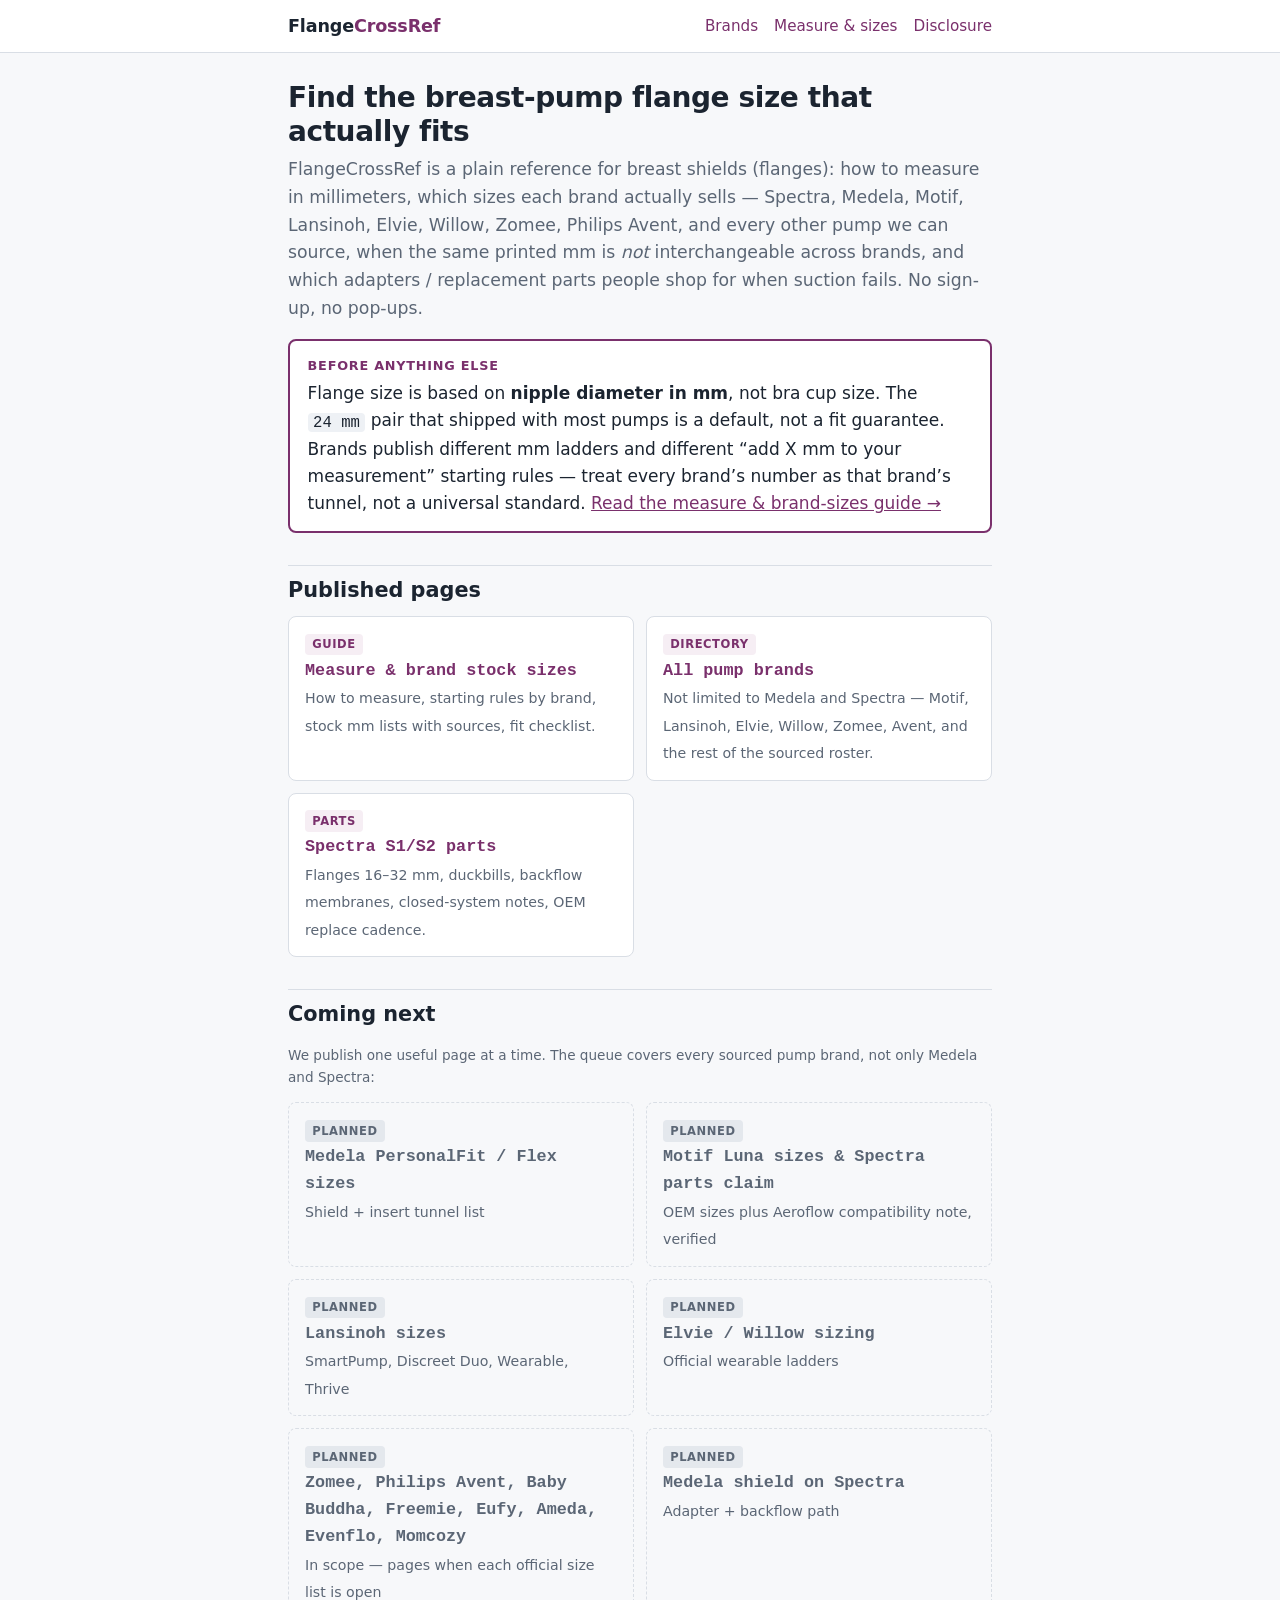
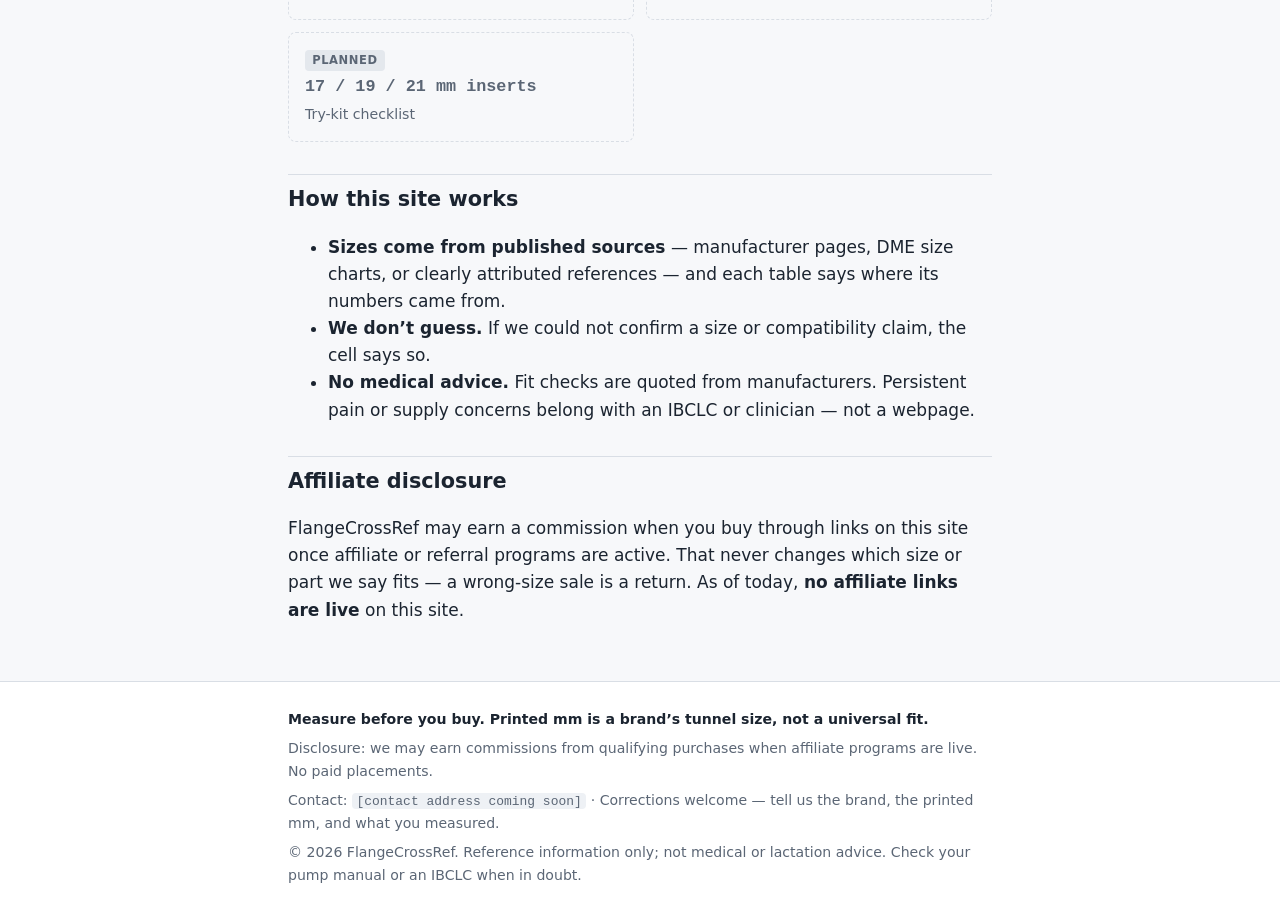
<file: index.html>
<!doctype html>
<html lang="en">
<head>
<meta charset="utf-8">
<meta name="viewport" content="width=device-width,initial-scale=1">
<title>FlangeCrossRef — Breast pump flange size &amp; parts cross-reference</title>
<meta name="description" content="Match nipple measurement to flange (breast shield) sizes by brand, see which stock mm each OEM sells, and find adapters and replacement parts. Plain reference — no sign-up.">
<link rel="stylesheet" href="assets/style.css">
</head>
<body>
<header class="site"><div class="wrap">
  <a class="brand" href="index.html">Flange<span>CrossRef</span></a>
  <nav class="top"><a href="brands/index.html">Brands</a><a href="guides/measure-and-brand-sizes/index.html">Measure &amp; sizes</a><a href="#disclosure">Disclosure</a></nav>
</div></header>

<main><div class="wrap">
  <h1>Find the breast-pump flange size that actually fits</h1>
  <p class="lede">FlangeCrossRef is a plain reference for breast shields (flanges): how to measure in millimeters, which sizes each brand actually sells — Spectra, Medela, Motif, Lansinoh, Elvie, Willow, Zomee, Philips Avent, and every other pump we can source, when the same printed mm is <em>not</em> interchangeable across brands, and which adapters / replacement parts people shop for when suction fails. No sign-up, no pop-ups.</p>

  <div class="tldr"><strong>Before anything else</strong>Flange size is based on <strong>nipple diameter in mm</strong>, not bra cup size. The <code>24&nbsp;mm</code> pair that shipped with most pumps is a default, not a fit guarantee. Brands publish different mm ladders and different “add X mm to your measurement” starting rules — treat every brand’s number as that brand’s tunnel, not a universal standard. <a href="guides/measure-and-brand-sizes/index.html">Read the measure &amp; brand-sizes guide →</a></div>

  <h2>Published pages</h2>
  <div class="grid two">
    <a class="tile" href="guides/measure-and-brand-sizes/index.html"><span class="badge live">Guide</span><b>Measure &amp; brand stock sizes</b><small>How to measure, starting rules by brand, stock mm lists with sources, fit checklist.</small></a>
    <a class="tile" href="brands/index.html"><span class="badge live">Directory</span><b>All pump brands</b><small>Not limited to Medela and Spectra — Motif, Lansinoh, Elvie, Willow, Zomee, Avent, and the rest of the sourced roster.</small></a>
    <a class="tile" href="brands/spectra/s1-s2-parts/index.html"><span class="badge live">Parts</span><b>Spectra S1/S2 parts</b><small>Flanges 16–32 mm, duckbills, backflow membranes, closed-system notes, OEM replace cadence.</small></a>
  </div>

  <h2>Coming next</h2>
  <p class="meta">We publish one useful page at a time. The queue covers every sourced pump brand, not only Medela and Spectra:</p>
  <div class="grid two">
    <div class="tile planned"><span class="badge">Planned</span><b>Medela PersonalFit / Flex sizes</b><small>Shield + insert tunnel list</small></div>
    <div class="tile planned"><span class="badge">Planned</span><b>Motif Luna sizes &amp; Spectra parts claim</b><small>OEM sizes plus Aeroflow compatibility note, verified</small></div>
    <div class="tile planned"><span class="badge">Planned</span><b>Lansinoh sizes</b><small>SmartPump, Discreet Duo, Wearable, Thrive</small></div>
    <div class="tile planned"><span class="badge">Planned</span><b>Elvie / Willow sizing</b><small>Official wearable ladders</small></div>
    <div class="tile planned"><span class="badge">Planned</span><b>Zomee, Philips Avent, Baby Buddha, Freemie, Eufy, Ameda, Evenflo, Momcozy</b><small>In scope — pages when each official size list is open</small></div>
    <div class="tile planned"><span class="badge">Planned</span><b>Medela shield on Spectra</b><small>Adapter + backflow path</small></div>
    <div class="tile planned"><span class="badge">Planned</span><b>17 / 19 / 21 mm inserts</b><small>Try-kit checklist</small></div>
  </div>

  <h2>How this site works</h2>
  <ul>
    <li><strong>Sizes come from published sources</strong> — manufacturer pages, DME size charts, or clearly attributed references — and each table says where its numbers came from.</li>
    <li><strong>We don’t guess.</strong> If we could not confirm a size or compatibility claim, the cell says so.</li>
    <li><strong>No medical advice.</strong> Fit checks are quoted from manufacturers. Persistent pain or supply concerns belong with an IBCLC or clinician — not a webpage.</li>
  </ul>

  <h2 id="disclosure">Affiliate disclosure</h2>
  <p>FlangeCrossRef may earn a commission when you buy through links on this site once affiliate or referral programs are active. That never changes which size or part we say fits — a wrong-size sale is a return. As of today, <strong>no affiliate links are live</strong> on this site.</p>
</div></main>

<footer class="site"><div class="wrap">
  <p class="measure">Measure before you buy. Printed mm is a brand’s tunnel size, not a universal fit.</p>
  <p>Disclosure: we may earn commissions from qualifying purchases when affiliate programs are live. No paid placements.</p>
  <p>Contact: <span class="mono">[contact address coming soon]</span> · Corrections welcome — tell us the brand, the printed mm, and what you measured.</p>
  <p>© 2026 FlangeCrossRef. Reference information only; not medical or lactation advice. Check your pump manual or an IBCLC when in doubt.</p>
</div></footer>
</body>
</html>
</file>
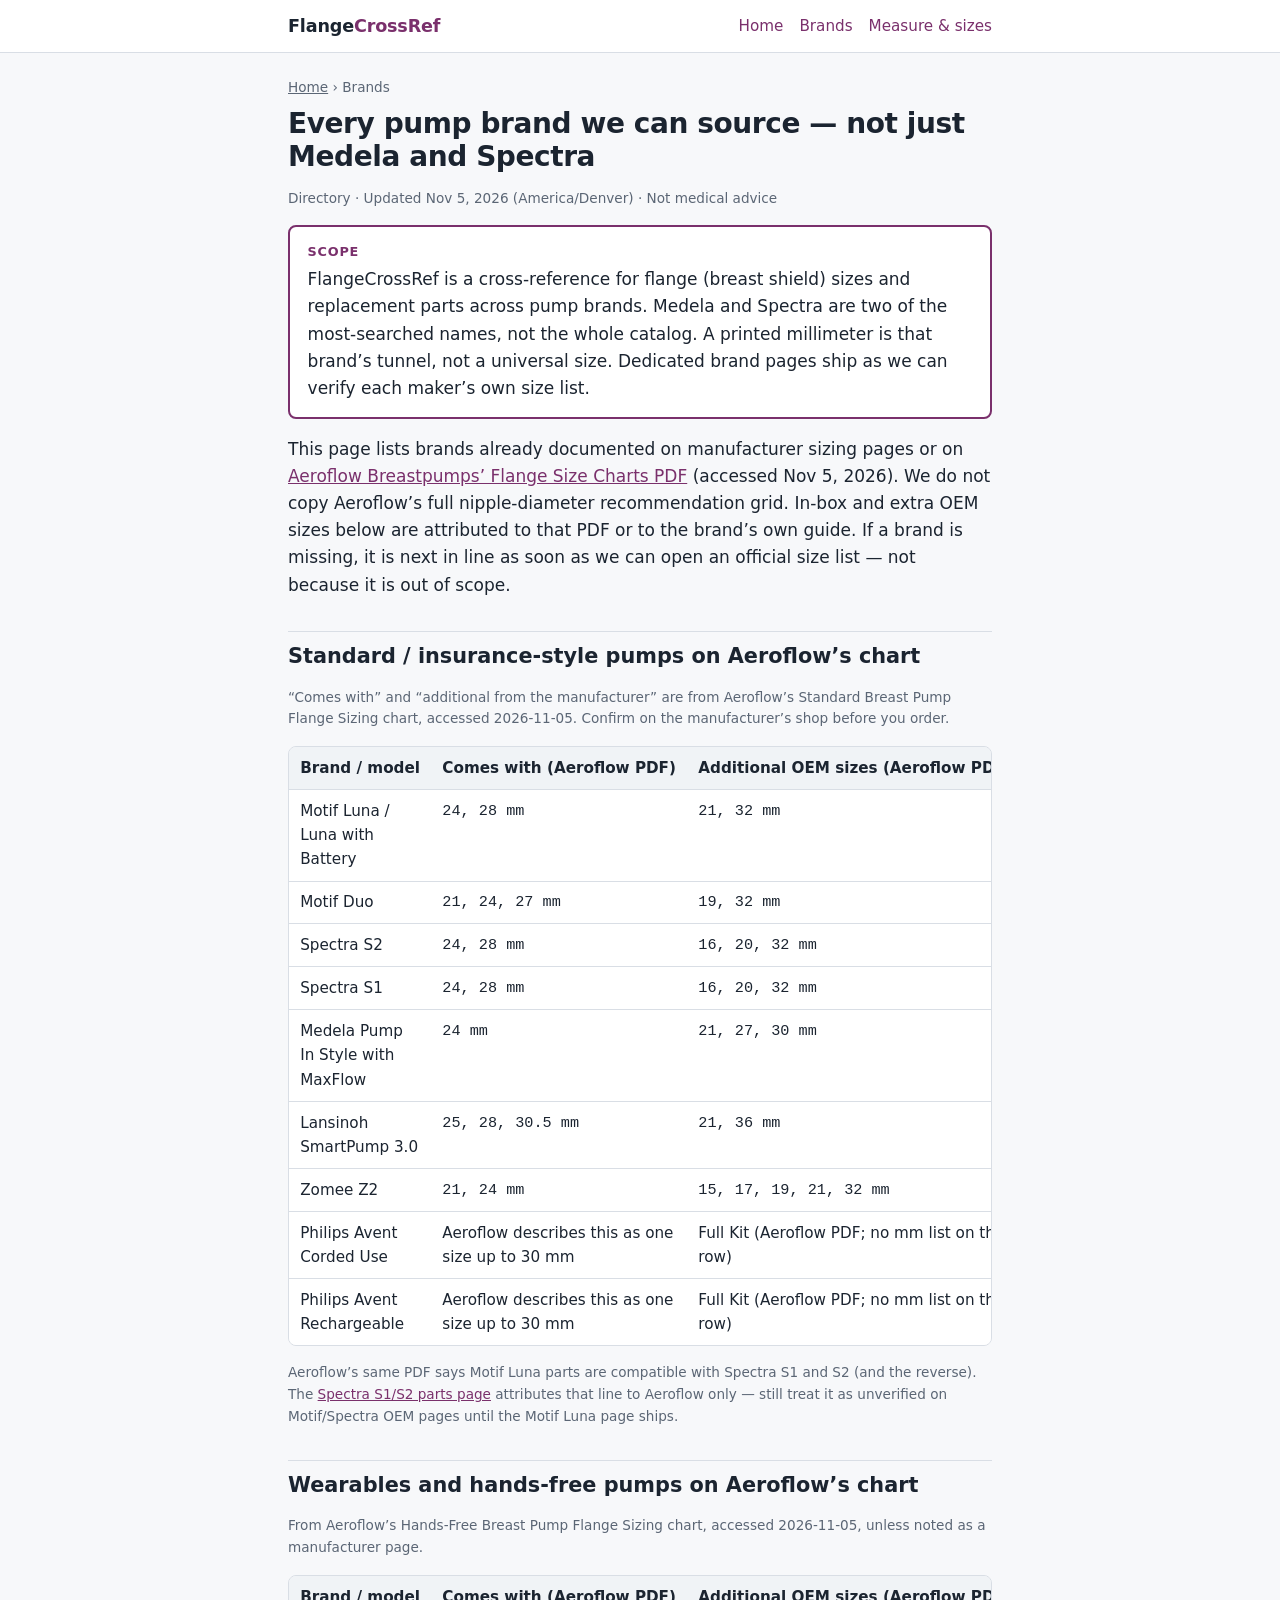
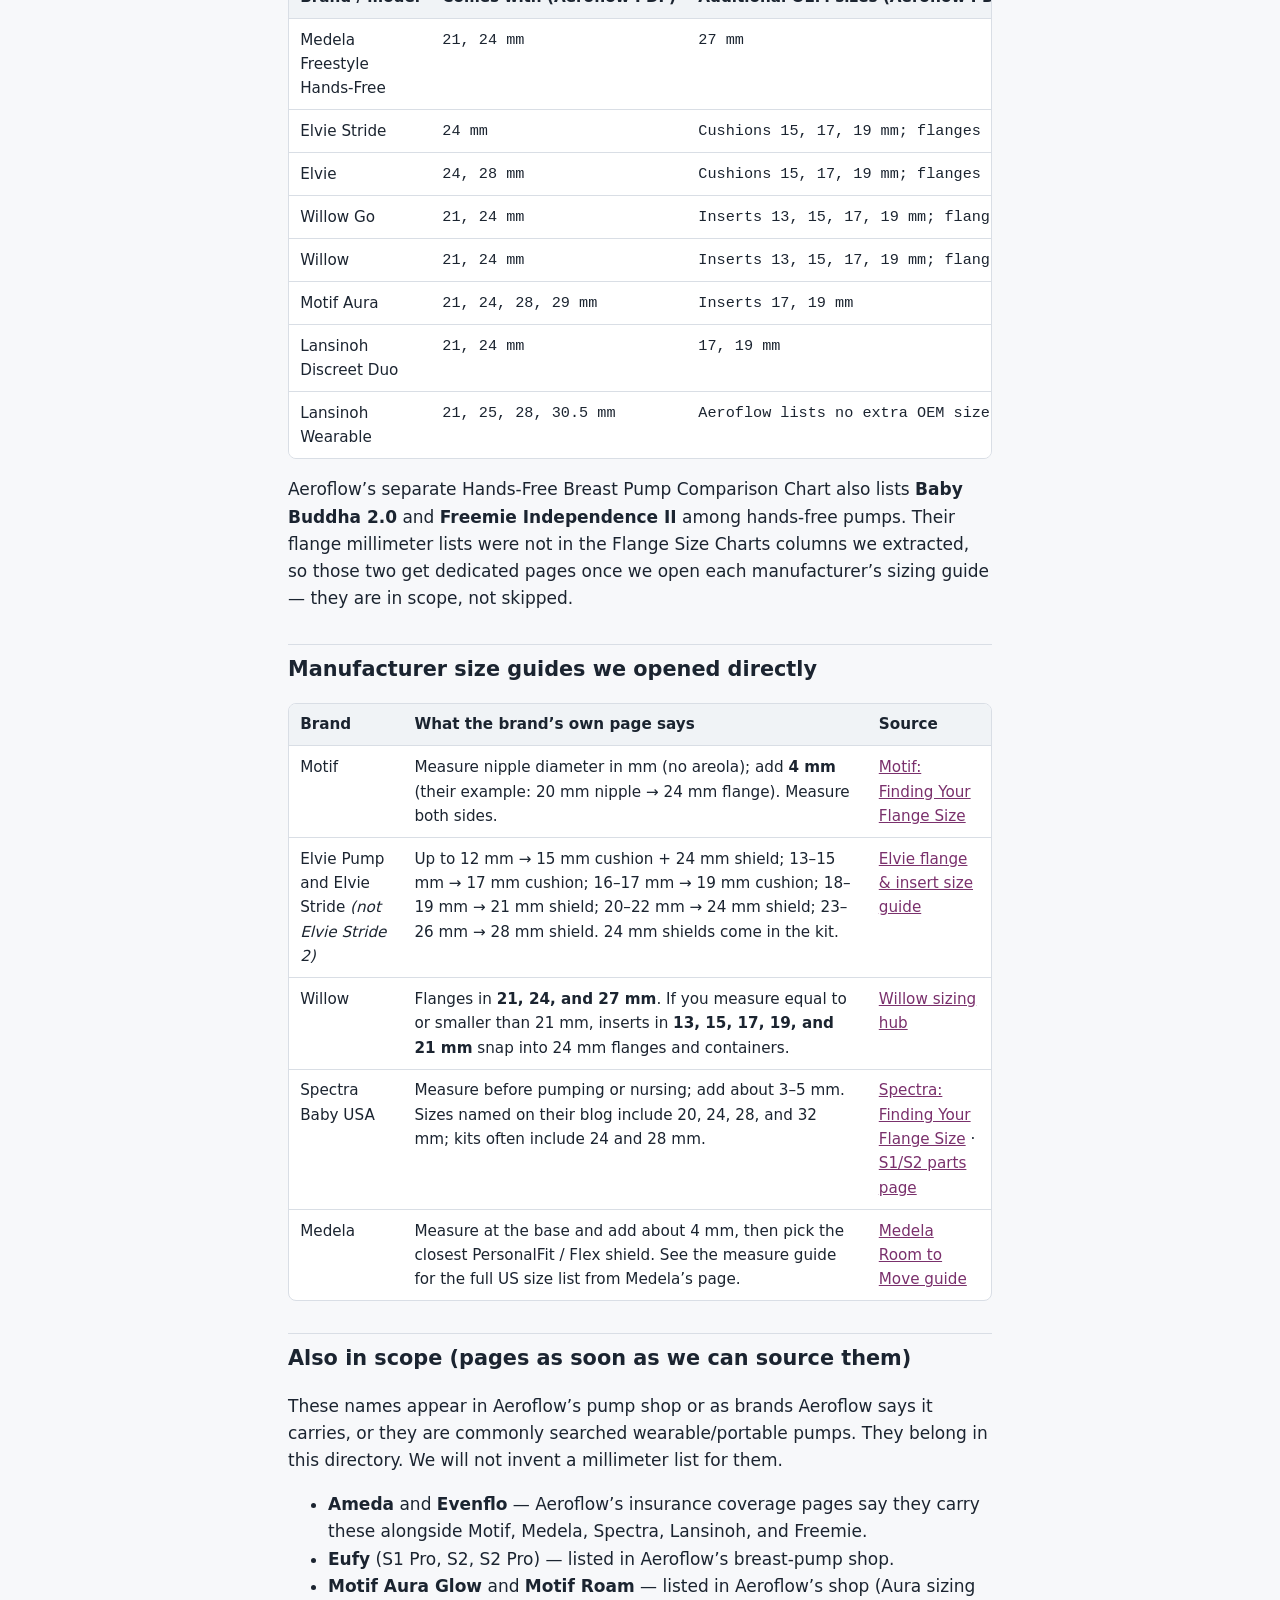
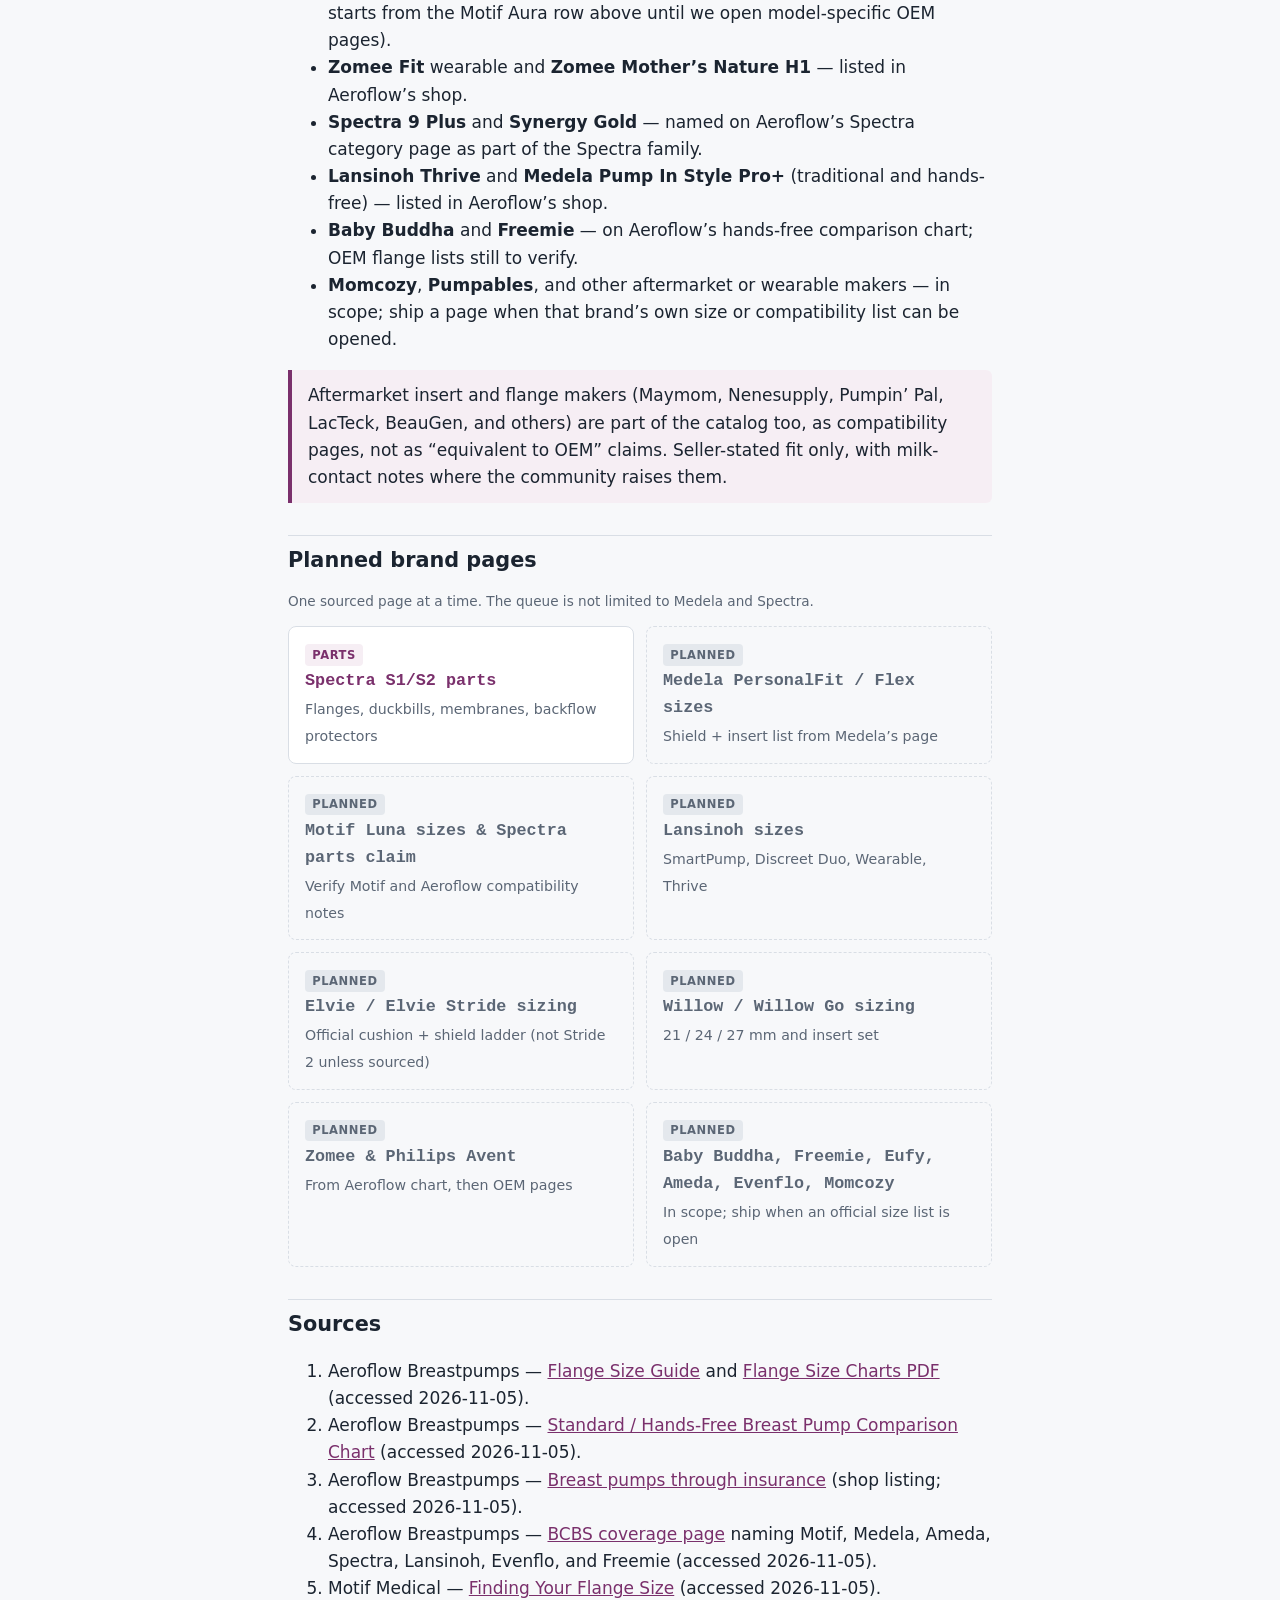
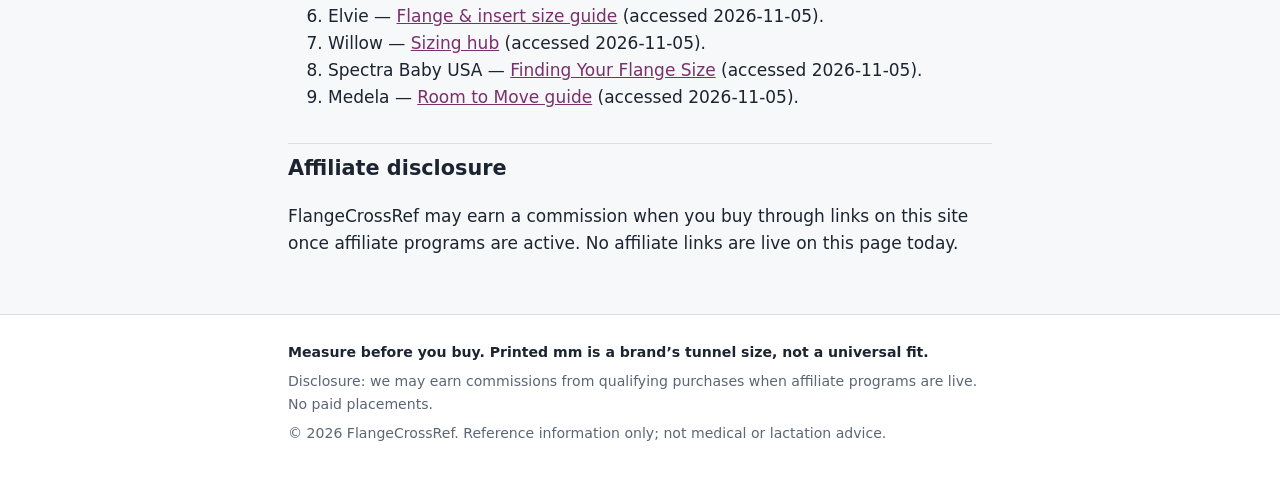
<file: brands/index.html>
<!doctype html>
<html lang="en">
<head>
<meta charset="utf-8">
<meta name="viewport" content="width=device-width,initial-scale=1">
<title>Pump brands we cover — FlangeCrossRef</title>
<meta name="description" content="FlangeCrossRef covers every breast-pump brand we can source — not just Medela and Spectra. Brand roster from manufacturer size guides and Aeroflow’s published flange charts.">
<link rel="stylesheet" href="../assets/style.css">
</head>
<body>
<header class="site"><div class="wrap">
  <a class="brand" href="../index.html">Flange<span>CrossRef</span></a>
  <nav class="top"><a href="../index.html">Home</a><a href="index.html">Brands</a><a href="../guides/measure-and-brand-sizes/index.html">Measure &amp; sizes</a></nav>
</div></header>

<main><div class="wrap">
  <p class="crumbs"><a href="../index.html">Home</a> › Brands</p>
  <h1>Every pump brand we can source — not just Medela and Spectra</h1>
  <p class="meta">Directory · Updated Nov 5, 2026 (America/Denver) · Not medical advice</p>

  <div class="tldr"><strong>Scope</strong>FlangeCrossRef is a cross-reference for flange (breast shield) sizes and replacement parts across pump brands. Medela and Spectra are two of the most-searched names, not the whole catalog. A printed millimeter is that brand’s tunnel, not a universal size. Dedicated brand pages ship as we can verify each maker’s own size list.</div>

  <p>This page lists brands already documented on manufacturer sizing pages or on <a href="https://aeroflowbreastpumps.com/media/aeroflow/resource/Flange_Size_Charts.pdf" rel="noopener">Aeroflow Breastpumps’ Flange Size Charts PDF</a> (accessed Nov 5, 2026). We do not copy Aeroflow’s full nipple-diameter recommendation grid. In-box and extra OEM sizes below are attributed to that PDF or to the brand’s own guide. If a brand is missing, it is next in line as soon as we can open an official size list — not because it is out of scope.</p>

  <h2 id="traditional">Standard / insurance-style pumps on Aeroflow’s chart</h2>
  <p class="meta">“Comes with” and “additional from the manufacturer” are from Aeroflow’s Standard Breast Pump Flange Sizing chart, accessed 2026-11-05. Confirm on the manufacturer’s shop before you order.</p>
  <div class="table-scroll"><table>
    <thead><tr><th>Brand / model</th><th>Comes with (Aeroflow PDF)</th><th>Additional OEM sizes (Aeroflow PDF)</th></tr></thead>
    <tbody>
      <tr><td>Motif Luna / Luna with Battery</td><td class="num">24, 28 mm</td><td class="num">21, 32 mm</td></tr>
      <tr><td>Motif Duo</td><td class="num">21, 24, 27 mm</td><td class="num">19, 32 mm</td></tr>
      <tr><td>Spectra S2</td><td class="num">24, 28 mm</td><td class="num">16, 20, 32 mm</td></tr>
      <tr><td>Spectra S1</td><td class="num">24, 28 mm</td><td class="num">16, 20, 32 mm</td></tr>
      <tr><td>Medela Pump In Style with MaxFlow</td><td class="num">24 mm</td><td class="num">21, 27, 30 mm</td></tr>
      <tr><td>Lansinoh SmartPump 3.0</td><td class="num">25, 28, 30.5 mm</td><td class="num">21, 36 mm</td></tr>
      <tr><td>Zomee Z2</td><td class="num">21, 24 mm</td><td class="num">15, 17, 19, 21, 32 mm</td></tr>
      <tr><td>Philips Avent Corded Use</td><td>Aeroflow describes this as one size up to 30 mm</td><td>Full Kit (Aeroflow PDF; no mm list on that row)</td></tr>
      <tr><td>Philips Avent Rechargeable</td><td>Aeroflow describes this as one size up to 30 mm</td><td>Full Kit (Aeroflow PDF; no mm list on that row)</td></tr>
    </tbody>
  </table></div>
  <p class="meta">Aeroflow’s same PDF says Motif Luna parts are compatible with Spectra S1 and S2 (and the reverse). The <a href="spectra/s1-s2-parts/index.html">Spectra S1/S2 parts page</a> attributes that line to Aeroflow only — still treat it as unverified on Motif/Spectra OEM pages until the Motif Luna page ships.</p>

  <h2 id="wearable">Wearables and hands-free pumps on Aeroflow’s chart</h2>
  <p class="meta">From Aeroflow’s Hands-Free Breast Pump Flange Sizing chart, accessed 2026-11-05, unless noted as a manufacturer page.</p>
  <div class="table-scroll"><table>
    <thead><tr><th>Brand / model</th><th>Comes with (Aeroflow PDF)</th><th>Additional OEM sizes (Aeroflow PDF)</th></tr></thead>
    <tbody>
      <tr><td>Medela Freestyle Hands-Free</td><td class="num">21, 24 mm</td><td class="num">27 mm</td></tr>
      <tr><td>Elvie Stride</td><td class="num">24 mm</td><td class="num">Cushions 15, 17, 19 mm; flanges 21, 28 mm</td></tr>
      <tr><td>Elvie</td><td class="num">24, 28 mm</td><td class="num">Cushions 15, 17, 19 mm; flanges 21 mm</td></tr>
      <tr><td>Willow Go</td><td class="num">21, 24 mm</td><td class="num">Inserts 13, 15, 17, 19 mm; flanges 27 mm</td></tr>
      <tr><td>Willow</td><td class="num">21, 24 mm</td><td class="num">Inserts 13, 15, 17, 19 mm; flanges 27 mm</td></tr>
      <tr><td>Motif Aura</td><td class="num">21, 24, 28, 29 mm</td><td class="num">Inserts 17, 19 mm</td></tr>
      <tr><td>Lansinoh Discreet Duo</td><td class="num">21, 24 mm</td><td class="num">17, 19 mm</td></tr>
      <tr><td>Lansinoh Wearable</td><td class="num">21, 25, 28, 30.5 mm</td><td class="num">Aeroflow lists no extra OEM sizes on that row</td></tr>
    </tbody>
  </table></div>
  <p>Aeroflow’s separate Hands-Free Breast Pump Comparison Chart also lists <strong>Baby Buddha 2.0</strong> and <strong>Freemie Independence II</strong> among hands-free pumps. Their flange millimeter lists were not in the Flange Size Charts columns we extracted, so those two get dedicated pages once we open each manufacturer’s sizing guide — they are in scope, not skipped.</p>

  <h2 id="oem">Manufacturer size guides we opened directly</h2>
  <div class="table-scroll"><table>
    <thead><tr><th>Brand</th><th>What the brand’s own page says</th><th>Source</th></tr></thead>
    <tbody>
      <tr>
        <td>Motif</td>
        <td>Measure nipple diameter in mm (no areola); add <strong>4 mm</strong> (their example: 20 mm nipple → 24 mm flange). Measure both sides.</td>
        <td><a href="https://support.motifmedical.com/hc/en-us/articles/360041402473-Finding-Your-Flange-Size" rel="noopener">Motif: Finding Your Flange Size</a></td>
      </tr>
      <tr>
        <td>Elvie Pump and Elvie Stride <em>(not Elvie Stride 2)</em></td>
        <td>Up to 12 mm → 15 mm cushion + 24 mm shield; 13–15 mm → 17 mm cushion; 16–17 mm → 19 mm cushion; 18–19 mm → 21 mm shield; 20–22 mm → 24 mm shield; 23–26 mm → 28 mm shield. 24 mm shields come in the kit.</td>
        <td><a href="https://elvie.com/pages/size-guide" rel="noopener">Elvie flange &amp; insert size guide</a></td>
      </tr>
      <tr>
        <td>Willow</td>
        <td>Flanges in <strong>21, 24, and 27 mm</strong>. If you measure equal to or smaller than 21 mm, inserts in <strong>13, 15, 17, 19, and 21 mm</strong> snap into 24 mm flanges and containers.</td>
        <td><a href="https://onewillow.com/pages/sizing-hub" rel="noopener">Willow sizing hub</a></td>
      </tr>
      <tr>
        <td>Spectra Baby USA</td>
        <td>Measure before pumping or nursing; add about 3–5 mm. Sizes named on their blog include 20, 24, 28, and 32 mm; kits often include 24 and 28 mm.</td>
        <td><a href="https://www.spectrababyusa.com/blogs/blog/finding-your-flange-size" rel="noopener">Spectra: Finding Your Flange Size</a> · <a href="spectra/s1-s2-parts/index.html">S1/S2 parts page</a></td>
      </tr>
      <tr>
        <td>Medela</td>
        <td>Measure at the base and add about 4 mm, then pick the closest PersonalFit / Flex shield. See the measure guide for the full US size list from Medela’s page.</td>
        <td><a href="https://www.medela.com/en-us/breastfeeding-pumping/articles/pumping-tips/a-step-by-step-guide-to-breast-shield-sizes" rel="noopener">Medela Room to Move guide</a></td>
      </tr>
    </tbody>
  </table></div>

  <h2 id="also">Also in scope (pages as soon as we can source them)</h2>
  <p>These names appear in Aeroflow’s pump shop or as brands Aeroflow says it carries, or they are commonly searched wearable/portable pumps. They belong in this directory. We will not invent a millimeter list for them.</p>
  <ul>
    <li><strong>Ameda</strong> and <strong>Evenflo</strong> — Aeroflow’s insurance coverage pages say they carry these alongside Motif, Medela, Spectra, Lansinoh, and Freemie.</li>
    <li><strong>Eufy</strong> (S1 Pro, S2, S2 Pro) — listed in Aeroflow’s breast-pump shop.</li>
    <li><strong>Motif Aura Glow</strong> and <strong>Motif Roam</strong> — listed in Aeroflow’s shop (Aura sizing starts from the Motif Aura row above until we open model-specific OEM pages).</li>
    <li><strong>Zomee Fit</strong> wearable and <strong>Zomee Mother’s Nature H1</strong> — listed in Aeroflow’s shop.</li>
    <li><strong>Spectra 9 Plus</strong> and <strong>Synergy Gold</strong> — named on Aeroflow’s Spectra category page as part of the Spectra family.</li>
    <li><strong>Lansinoh Thrive</strong> and <strong>Medela Pump In Style Pro+</strong> (traditional and hands-free) — listed in Aeroflow’s shop.</li>
    <li><strong>Baby Buddha</strong> and <strong>Freemie</strong> — on Aeroflow’s hands-free comparison chart; OEM flange lists still to verify.</li>
    <li><strong>Momcozy</strong>, <strong>Pumpables</strong>, and other aftermarket or wearable makers — in scope; ship a page when that brand’s own size or compatibility list can be opened.</li>
  </ul>

  <div class="note">Aftermarket insert and flange makers (Maymom, Nenesupply, Pumpin’ Pal, LacTeck, BeauGen, and others) are part of the catalog too, as compatibility pages, not as “equivalent to OEM” claims. Seller-stated fit only, with milk-contact notes where the community raises them.</div>

  <h2>Planned brand pages</h2>
  <p class="meta">One sourced page at a time. The queue is not limited to Medela and Spectra.</p>
  <div class="grid two">
    <a class="tile" href="spectra/s1-s2-parts/index.html"><span class="badge live">Parts</span><b>Spectra S1/S2 parts</b><small>Flanges, duckbills, membranes, backflow protectors</small></a>
    <div class="tile planned"><span class="badge">Planned</span><b>Medela PersonalFit / Flex sizes</b><small>Shield + insert list from Medela’s page</small></div>
    <div class="tile planned"><span class="badge">Planned</span><b>Motif Luna sizes &amp; Spectra parts claim</b><small>Verify Motif and Aeroflow compatibility notes</small></div>
    <div class="tile planned"><span class="badge">Planned</span><b>Lansinoh sizes</b><small>SmartPump, Discreet Duo, Wearable, Thrive</small></div>
    <div class="tile planned"><span class="badge">Planned</span><b>Elvie / Elvie Stride sizing</b><small>Official cushion + shield ladder (not Stride 2 unless sourced)</small></div>
    <div class="tile planned"><span class="badge">Planned</span><b>Willow / Willow Go sizing</b><small>21 / 24 / 27 mm and insert set</small></div>
    <div class="tile planned"><span class="badge">Planned</span><b>Zomee &amp; Philips Avent</b><small>From Aeroflow chart, then OEM pages</small></div>
    <div class="tile planned"><span class="badge">Planned</span><b>Baby Buddha, Freemie, Eufy, Ameda, Evenflo, Momcozy</b><small>In scope; ship when an official size list is open</small></div>
  </div>

  <h2 id="sources">Sources</h2>
  <ol>
    <li>Aeroflow Breastpumps — <a href="https://aeroflowbreastpumps.com/resources/flange-size-guide" rel="noopener">Flange Size Guide</a> and <a href="https://aeroflowbreastpumps.com/media/aeroflow/resource/Flange_Size_Charts.pdf" rel="noopener">Flange Size Charts PDF</a> (accessed 2026-11-05).</li>
    <li>Aeroflow Breastpumps — <a href="https://aeroflowbreastpumps.com/media/amasty/amfile/attach/yCMu8rVYLwnUlcSOhCMc8KJ3bV0prd69.pdf" rel="noopener">Standard / Hands-Free Breast Pump Comparison Chart</a> (accessed 2026-11-05).</li>
    <li>Aeroflow Breastpumps — <a href="https://aeroflowbreastpumps.com/breast-pumps/" rel="noopener">Breast pumps through insurance</a> (shop listing; accessed 2026-11-05).</li>
    <li>Aeroflow Breastpumps — <a href="https://aeroflowbreastpumps.com/blog/anthem-blue-cross-coverage" rel="noopener">BCBS coverage page</a> naming Motif, Medela, Ameda, Spectra, Lansinoh, Evenflo, and Freemie (accessed 2026-11-05).</li>
    <li>Motif Medical — <a href="https://support.motifmedical.com/hc/en-us/articles/360041402473-Finding-Your-Flange-Size" rel="noopener">Finding Your Flange Size</a> (accessed 2026-11-05).</li>
    <li>Elvie — <a href="https://elvie.com/pages/size-guide" rel="noopener">Flange &amp; insert size guide</a> (accessed 2026-11-05).</li>
    <li>Willow — <a href="https://onewillow.com/pages/sizing-hub" rel="noopener">Sizing hub</a> (accessed 2026-11-05).</li>
    <li>Spectra Baby USA — <a href="https://www.spectrababyusa.com/blogs/blog/finding-your-flange-size" rel="noopener">Finding Your Flange Size</a> (accessed 2026-11-05).</li>
    <li>Medela — <a href="https://www.medela.com/en-us/breastfeeding-pumping/articles/pumping-tips/a-step-by-step-guide-to-breast-shield-sizes" rel="noopener">Room to Move guide</a> (accessed 2026-11-05).</li>
  </ol>

  <h2 id="disclosure">Affiliate disclosure</h2>
  <p>FlangeCrossRef may earn a commission when you buy through links on this site once affiliate programs are active. No affiliate links are live on this page today.</p>
</div></main>

<footer class="site"><div class="wrap">
  <p class="measure">Measure before you buy. Printed mm is a brand’s tunnel size, not a universal fit.</p>
  <p>Disclosure: we may earn commissions from qualifying purchases when affiliate programs are live. No paid placements.</p>
  <p>© 2026 FlangeCrossRef. Reference information only; not medical or lactation advice.</p>
</div></footer>
</body>
</html>
</file>
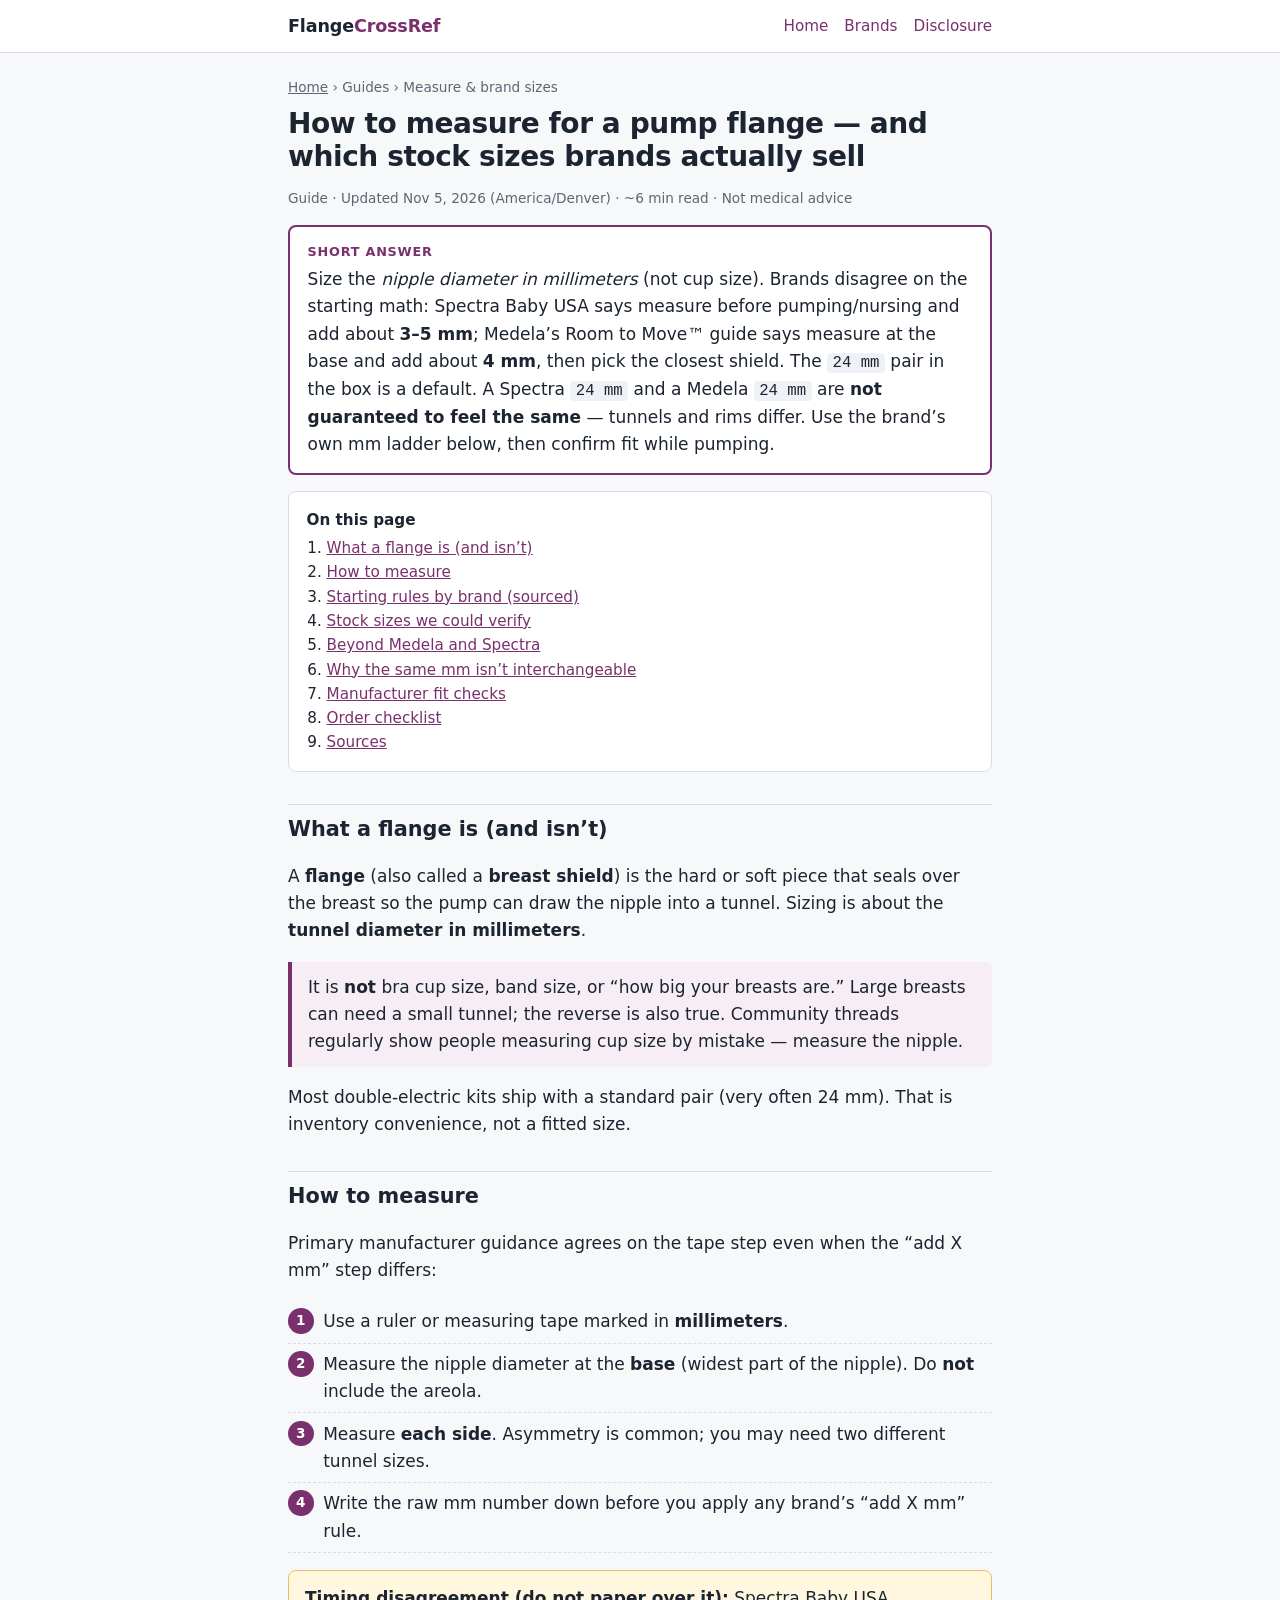
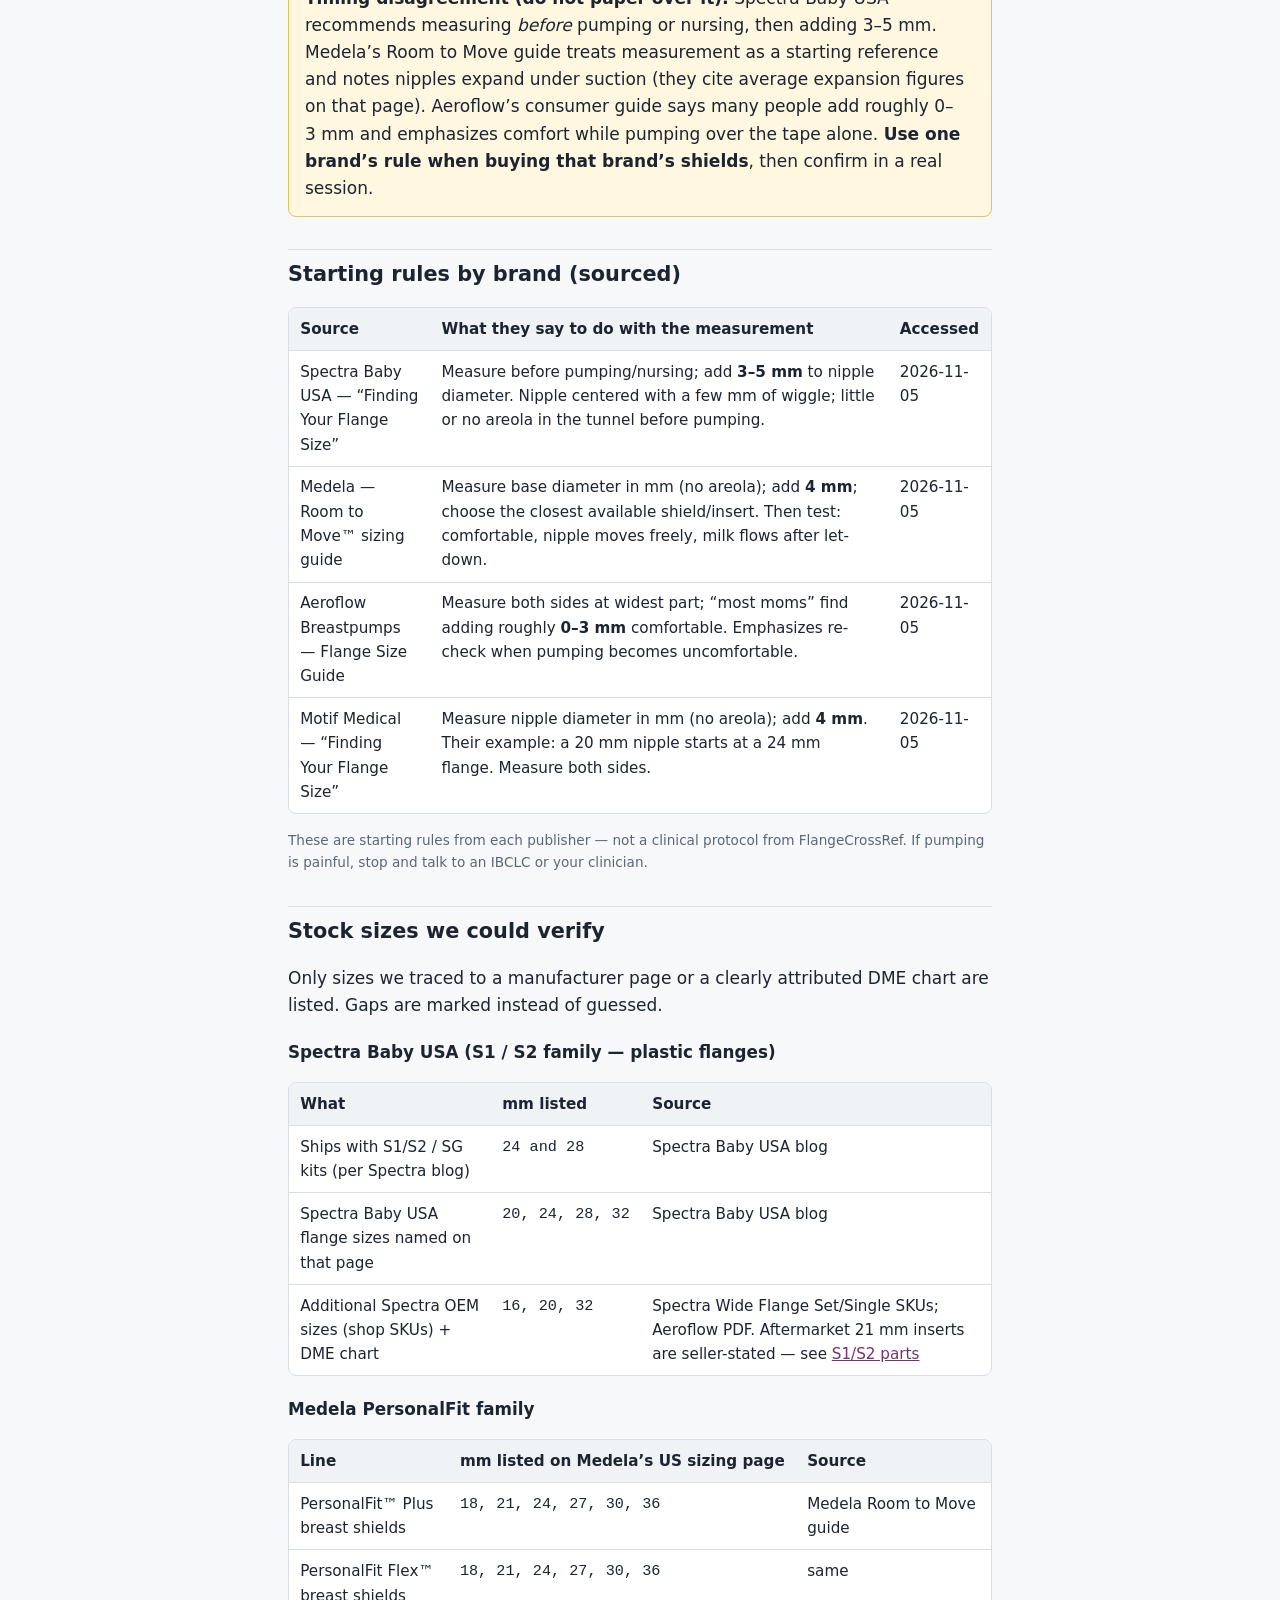
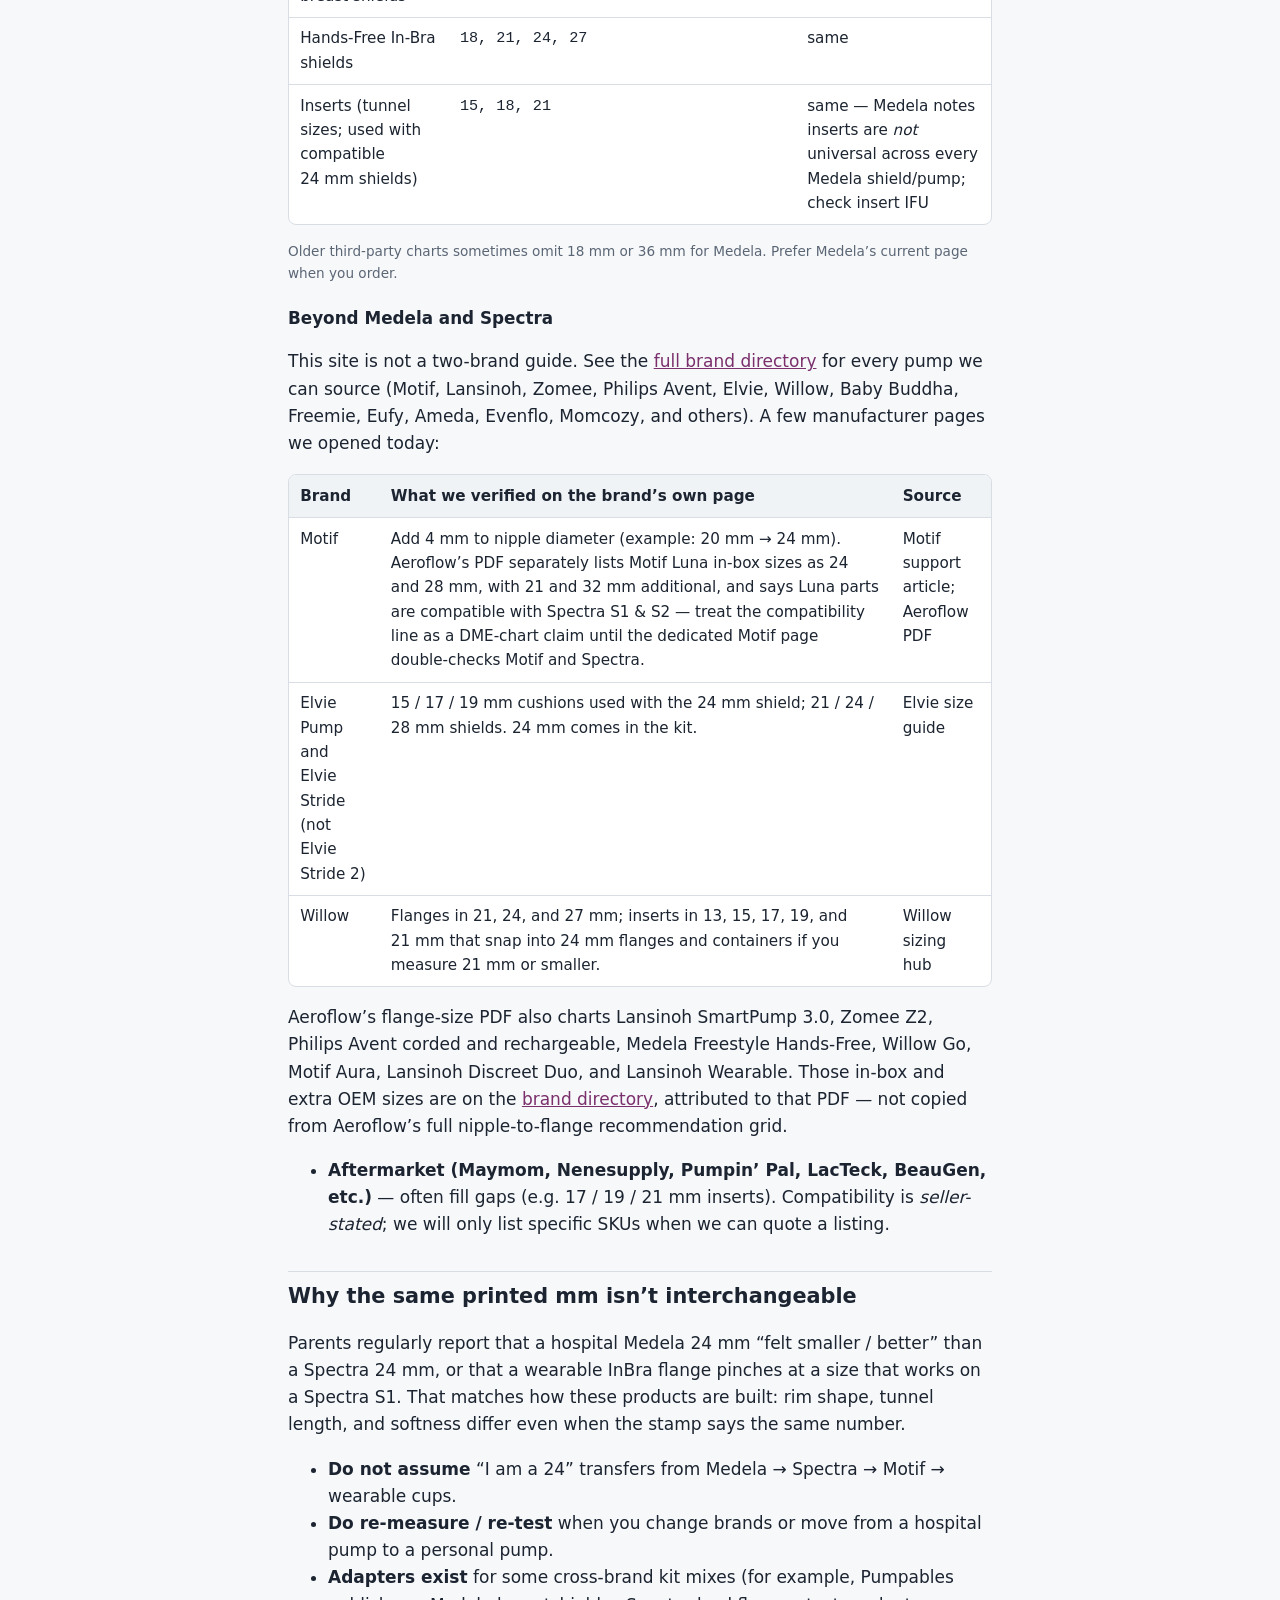
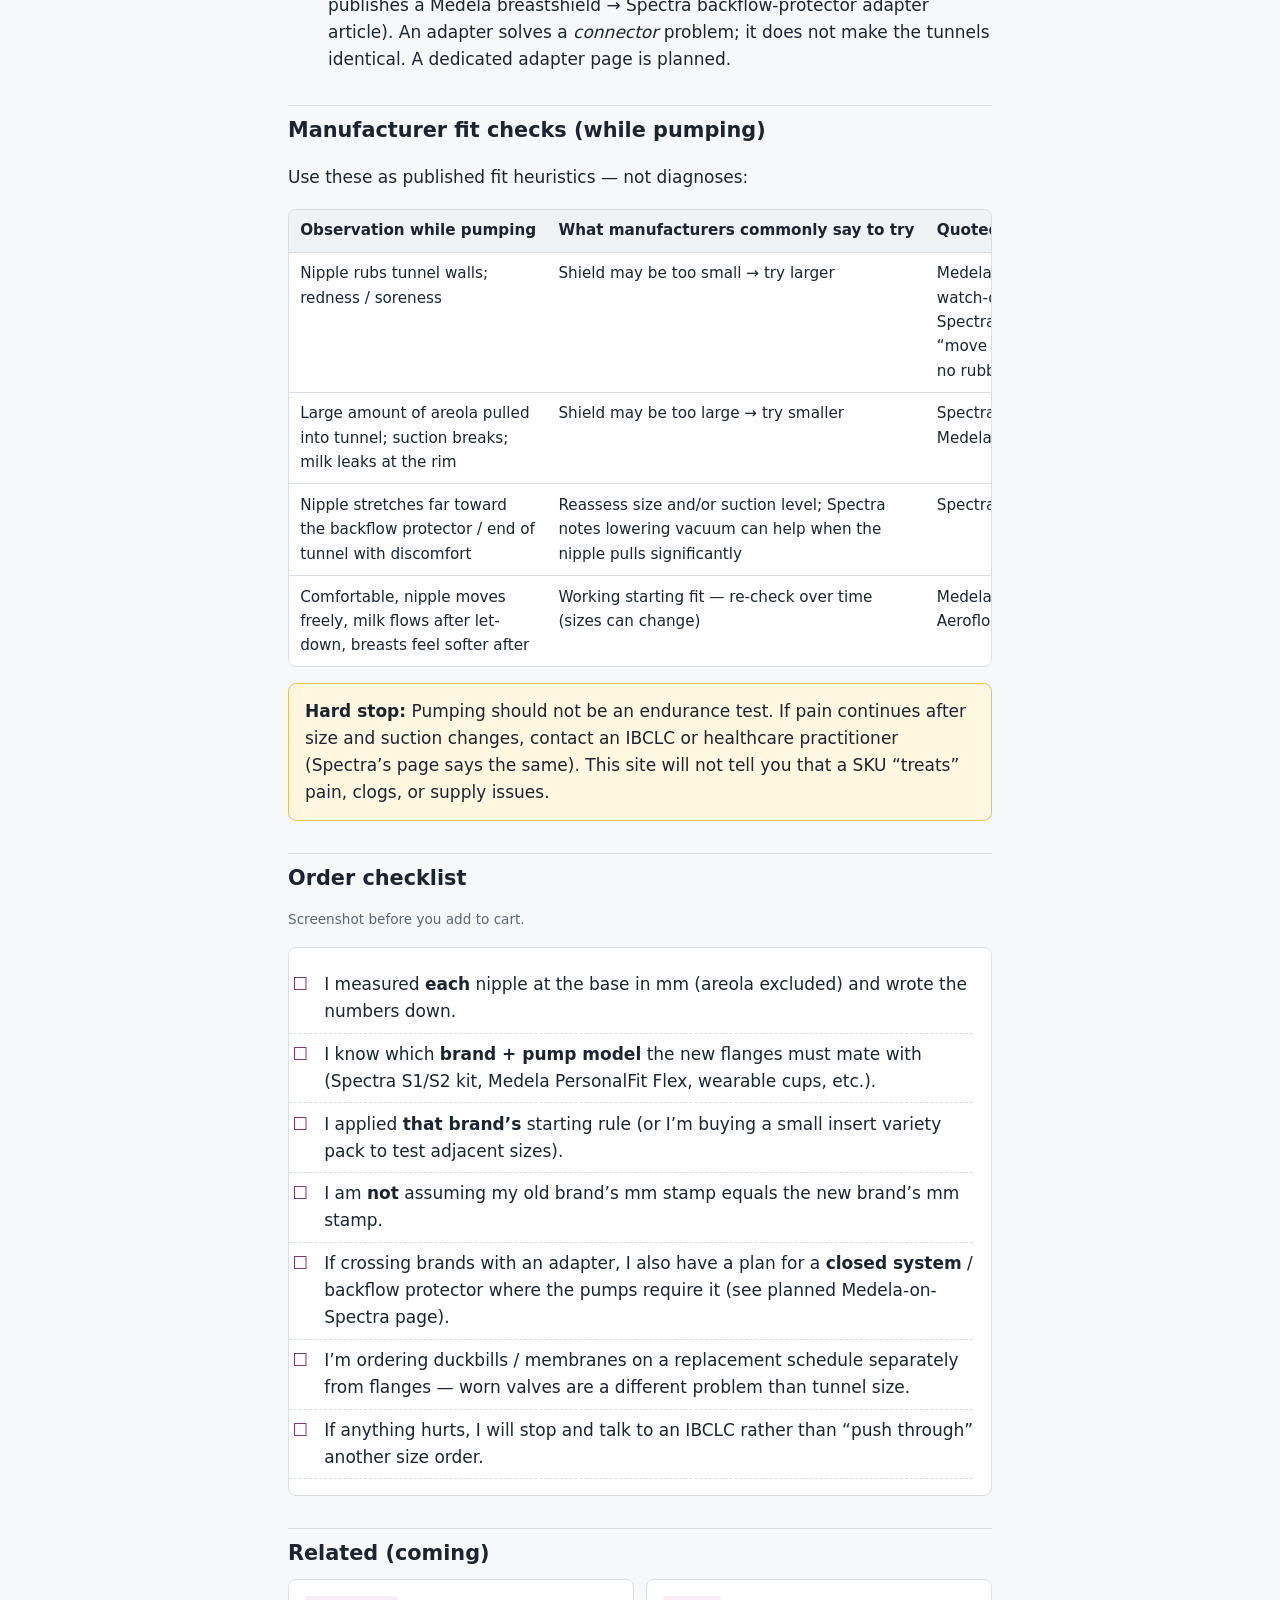
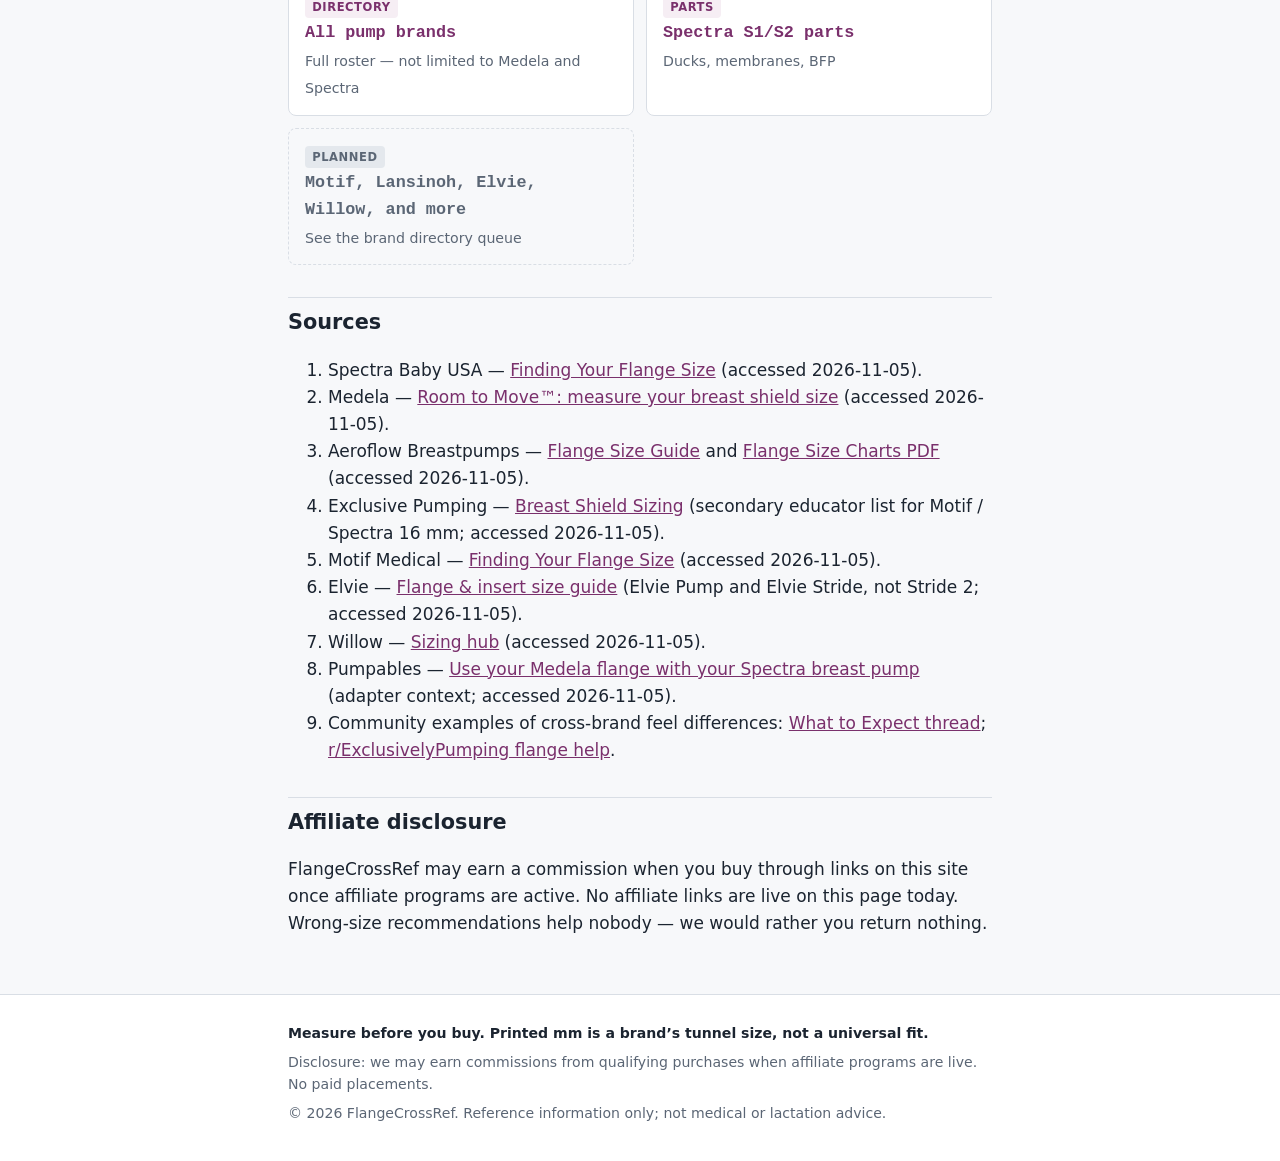
<file: guides/measure-and-brand-sizes/index.html>
<!doctype html>
<html lang="en">
<head>
<meta charset="utf-8">
<meta name="viewport" content="width=device-width,initial-scale=1">
<title>How to measure for a pump flange &amp; stock sizes by brand — FlangeCrossRef</title>
<meta name="description" content="Measure nipple diameter in mm, compare starting rules by brand, see which stock flange sizes each brand sells, and use a practical fit checklist before you order.">
<link rel="stylesheet" href="../../assets/style.css">
</head>
<body>
<header class="site"><div class="wrap">
  <a class="brand" href="../../index.html">Flange<span>CrossRef</span></a>
  <nav class="top"><a href="../../index.html">Home</a><a href="../../brands/index.html">Brands</a><a href="#disclosure">Disclosure</a></nav>
</div></header>

<main><div class="wrap">
  <p class="crumbs"><a href="../../index.html">Home</a> › Guides › Measure &amp; brand sizes</p>
  <h1>How to measure for a pump flange — and which stock sizes brands actually sell</h1>
  <p class="meta">Guide · Updated Nov 5, 2026 (America/Denver) · ~6 min read · Not medical advice</p>

  <div class="tldr"><strong>Short answer</strong>Size the <em>nipple diameter in millimeters</em> (not cup size). Brands disagree on the starting math: Spectra Baby USA says measure before pumping/nursing and add about <strong>3–5&nbsp;mm</strong>; Medela’s Room to Move™ guide says measure at the base and add about <strong>4&nbsp;mm</strong>, then pick the closest shield. The <code>24&nbsp;mm</code> pair in the box is a default. A Spectra <code>24&nbsp;mm</code> and a Medela <code>24&nbsp;mm</code> are <strong>not guaranteed to feel the same</strong> — tunnels and rims differ. Use the brand’s own mm ladder below, then confirm fit while pumping.</div>

  <nav class="toc card" aria-label="On this page"><strong>On this page</strong>
    <ol>
      <li><a href="#what">What a flange is (and isn’t)</a></li>
      <li><a href="#measure">How to measure</a></li>
      <li><a href="#rules">Starting rules by brand (sourced)</a></li>
      <li><a href="#stock">Stock sizes we could verify</a></li>
      <li><a href="#allbrands">Beyond Medela and Spectra</a></li>
      <li><a href="#cross">Why the same mm isn’t interchangeable</a></li>
      <li><a href="#fit">Manufacturer fit checks</a></li>
      <li><a href="#checklist">Order checklist</a></li>
      <li><a href="#sources">Sources</a></li>
    </ol>
  </nav>

  <h2 id="what">What a flange is (and isn’t)</h2>
  <p>A <strong>flange</strong> (also called a <strong>breast shield</strong>) is the hard or soft piece that seals over the breast so the pump can draw the nipple into a tunnel. Sizing is about the <strong>tunnel diameter in millimeters</strong>.</p>
  <div class="note">It is <strong>not</strong> bra cup size, band size, or “how big your breasts are.” Large breasts can need a small tunnel; the reverse is also true. Community threads regularly show people measuring cup size by mistake — measure the nipple.</div>
  <p>Most double-electric kits ship with a standard pair (very often 24&nbsp;mm). That is inventory convenience, not a fitted size.</p>

  <h2 id="measure">How to measure</h2>
  <p>Primary manufacturer guidance agrees on the tape step even when the “add X mm” step differs:</p>
  <ol class="check">
    <li>Use a ruler or measuring tape marked in <strong>millimeters</strong>.</li>
    <li>Measure the nipple diameter at the <strong>base</strong> (widest part of the nipple). Do <strong>not</strong> include the areola.</li>
    <li>Measure <strong>each side</strong>. Asymmetry is common; you may need two different tunnel sizes.</li>
    <li>Write the raw mm number down before you apply any brand’s “add X mm” rule.</li>
  </ol>
  <div class="callout"><strong>Timing disagreement (do not paper over it):</strong> Spectra Baby USA recommends measuring <em>before</em> pumping or nursing, then adding 3–5&nbsp;mm. Medela’s Room to Move guide treats measurement as a starting reference and notes nipples expand under suction (they cite average expansion figures on that page). Aeroflow’s consumer guide says many people add roughly 0–3&nbsp;mm and emphasizes comfort while pumping over the tape alone. <strong>Use one brand’s rule when buying that brand’s shields</strong>, then confirm in a real session.</div>

  <h2 id="rules">Starting rules by brand (sourced)</h2>
  <div class="table-scroll"><table>
    <thead><tr><th>Source</th><th>What they say to do with the measurement</th><th>Accessed</th></tr></thead>
    <tbody>
      <tr>
        <td>Spectra Baby USA — “Finding Your Flange Size”</td>
        <td>Measure before pumping/nursing; add <strong>3–5&nbsp;mm</strong> to nipple diameter. Nipple centered with a few mm of wiggle; little or no areola in the tunnel before pumping.</td>
        <td>2026-11-05</td>
      </tr>
      <tr>
        <td>Medela — Room to Move™ sizing guide</td>
        <td>Measure base diameter in mm (no areola); add <strong>4&nbsp;mm</strong>; choose the closest available shield/insert. Then test: comfortable, nipple moves freely, milk flows after let-down.</td>
        <td>2026-11-05</td>
      </tr>
      <tr>
        <td>Aeroflow Breastpumps — Flange Size Guide</td>
        <td>Measure both sides at widest part; “most moms” find adding roughly <strong>0–3&nbsp;mm</strong> comfortable. Emphasizes re-check when pumping becomes uncomfortable.</td>
        <td>2026-11-05</td>
      </tr>
      <tr>
        <td>Motif Medical — “Finding Your Flange Size”</td>
        <td>Measure nipple diameter in mm (no areola); add <strong>4&nbsp;mm</strong>. Their example: a 20&nbsp;mm nipple starts at a 24&nbsp;mm flange. Measure both sides.</td>
        <td>2026-11-05</td>
      </tr>
    </tbody>
  </table></div>
  <p class="meta">These are starting rules from each publisher — not a clinical protocol from FlangeCrossRef. If pumping is painful, stop and talk to an IBCLC or your clinician.</p>

  <h2 id="stock">Stock sizes we could verify</h2>
  <p>Only sizes we traced to a manufacturer page or a clearly attributed DME chart are listed. Gaps are marked instead of guessed.</p>

  <h3>Spectra Baby USA (S1 / S2 family — plastic flanges)</h3>
  <div class="table-scroll"><table>
    <thead><tr><th>What</th><th>mm listed</th><th>Source</th></tr></thead>
    <tbody>
      <tr><td>Ships with S1/S2 / SG kits (per Spectra blog)</td><td class="num">24 and 28</td><td>Spectra Baby USA blog</td></tr>
      <tr><td>Spectra Baby USA flange sizes named on that page</td><td class="num">20, 24, 28, 32</td><td>Spectra Baby USA blog</td></tr>
      <tr><td>Additional Spectra OEM sizes (shop SKUs) + DME chart</td><td class="num">16, 20, 32</td><td>Spectra Wide Flange Set/Single SKUs; Aeroflow PDF. Aftermarket 21&nbsp;mm inserts are seller-stated — see <a href="../../brands/spectra/s1-s2-parts/index.html">S1/S2 parts</a></td></tr>
    </tbody>
  </table></div>

  <h3>Medela PersonalFit family</h3>
  <div class="table-scroll"><table>
    <thead><tr><th>Line</th><th>mm listed on Medela’s US sizing page</th><th>Source</th></tr></thead>
    <tbody>
      <tr><td>PersonalFit™ Plus breast shields</td><td class="num">18, 21, 24, 27, 30, 36</td><td>Medela Room to Move guide</td></tr>
      <tr><td>PersonalFit Flex™ breast shields</td><td class="num">18, 21, 24, 27, 30, 36</td><td>same</td></tr>
      <tr><td>Hands-Free In-Bra shields</td><td class="num">18, 21, 24, 27</td><td>same</td></tr>
      <tr><td>Inserts (tunnel sizes; used with compatible 24&nbsp;mm shields)</td><td class="num">15, 18, 21</td><td>same — Medela notes inserts are <em>not</em> universal across every Medela shield/pump; check insert IFU</td></tr>
    </tbody>
  </table></div>
  <p class="meta">Older third-party charts sometimes omit 18&nbsp;mm or 36&nbsp;mm for Medela. Prefer Medela’s current page when you order.</p>

  <h3 id="allbrands">Beyond Medela and Spectra</h3>
  <p>This site is not a two-brand guide. See the <a href="../../brands/index.html">full brand directory</a> for every pump we can source (Motif, Lansinoh, Zomee, Philips Avent, Elvie, Willow, Baby Buddha, Freemie, Eufy, Ameda, Evenflo, Momcozy, and others). A few manufacturer pages we opened today:</p>
  <div class="table-scroll"><table>
    <thead><tr><th>Brand</th><th>What we verified on the brand’s own page</th><th>Source</th></tr></thead>
    <tbody>
      <tr>
        <td>Motif</td>
        <td>Add 4&nbsp;mm to nipple diameter (example: 20&nbsp;mm → 24&nbsp;mm). Aeroflow’s PDF separately lists Motif Luna in-box sizes as 24 and 28&nbsp;mm, with 21 and 32&nbsp;mm additional, and says Luna parts are compatible with Spectra S1 &amp; S2 — treat the compatibility line as a DME-chart claim until the dedicated Motif page double-checks Motif and Spectra.</td>
        <td>Motif support article; Aeroflow PDF</td>
      </tr>
      <tr>
        <td>Elvie Pump and Elvie Stride (not Elvie Stride 2)</td>
        <td>15 / 17 / 19&nbsp;mm cushions used with the 24&nbsp;mm shield; 21 / 24 / 28&nbsp;mm shields. 24&nbsp;mm comes in the kit.</td>
        <td>Elvie size guide</td>
      </tr>
      <tr>
        <td>Willow</td>
        <td>Flanges in 21, 24, and 27&nbsp;mm; inserts in 13, 15, 17, 19, and 21&nbsp;mm that snap into 24&nbsp;mm flanges and containers if you measure 21&nbsp;mm or smaller.</td>
        <td>Willow sizing hub</td>
      </tr>
    </tbody>
  </table></div>
  <p>Aeroflow’s flange-size PDF also charts Lansinoh SmartPump 3.0, Zomee Z2, Philips Avent corded and rechargeable, Medela Freestyle Hands-Free, Willow Go, Motif Aura, Lansinoh Discreet Duo, and Lansinoh Wearable. Those in-box and extra OEM sizes are on the <a href="../../brands/index.html">brand directory</a>, attributed to that PDF — not copied from Aeroflow’s full nipple-to-flange recommendation grid.</p>
  <ul>
    <li><strong>Aftermarket (Maymom, Nenesupply, Pumpin’ Pal, LacTeck, BeauGen, etc.)</strong> — often fill gaps (e.g. 17 / 19 / 21&nbsp;mm inserts). Compatibility is <em>seller-stated</em>; we will only list specific SKUs when we can quote a listing.</li>
  </ul>

  <h2 id="cross">Why the same printed mm isn’t interchangeable</h2>
  <p>Parents regularly report that a hospital Medela 24&nbsp;mm “felt smaller / better” than a Spectra 24&nbsp;mm, or that a wearable InBra flange pinches at a size that works on a Spectra S1. That matches how these products are built: rim shape, tunnel length, and softness differ even when the stamp says the same number.</p>
  <ul>
    <li><strong>Do not assume</strong> “I am a 24” transfers from Medela → Spectra → Motif → wearable cups.</li>
    <li><strong>Do re-measure / re-test</strong> when you change brands or move from a hospital pump to a personal pump.</li>
    <li><strong>Adapters exist</strong> for some cross-brand kit mixes (for example, Pumpables publishes a Medela breastshield → Spectra backflow-protector adapter article). An adapter solves a <em>connector</em> problem; it does not make the tunnels identical. A dedicated adapter page is planned.</li>
  </ul>

  <h2 id="fit">Manufacturer fit checks (while pumping)</h2>
  <p>Use these as published fit heuristics — not diagnoses:</p>
  <div class="table-scroll"><table>
    <thead><tr><th>Observation while pumping</th><th>What manufacturers commonly say to try</th><th>Quoted from</th></tr></thead>
    <tbody>
      <tr><td>Nipple rubs tunnel walls; redness / soreness</td><td>Shield may be too small → try larger</td><td>Medela watch-outs; Spectra “move freely / no rubbing”</td></tr>
      <tr><td>Large amount of areola pulled into tunnel; suction breaks; milk leaks at the rim</td><td>Shield may be too large → try smaller</td><td>Spectra; Medela</td></tr>
      <tr><td>Nipple stretches far toward the backflow protector / end of tunnel with discomfort</td><td>Reassess size and/or suction level; Spectra notes lowering vacuum can help when the nipple pulls significantly</td><td>Spectra blog</td></tr>
      <tr><td>Comfortable, nipple moves freely, milk flows after let-down, breasts feel softer after</td><td>Working starting fit — re-check over time (sizes can change)</td><td>Medela; Aeroflow</td></tr>
    </tbody>
  </table></div>
  <div class="callout"><strong>Hard stop:</strong> Pumping should not be an endurance test. If pain continues after size and suction changes, contact an IBCLC or healthcare practitioner (Spectra’s page says the same). This site will not tell you that a SKU “treats” pain, clogs, or supply issues.</div>

  <h2 id="checklist">Order checklist</h2>
  <p class="meta">Screenshot before you add to cart.</p>
  <ul class="check card">
    <li>I measured <strong>each</strong> nipple at the base in mm (areola excluded) and wrote the numbers down.</li>
    <li>I know which <strong>brand + pump model</strong> the new flanges must mate with (Spectra S1/S2 kit, Medela PersonalFit Flex, wearable cups, etc.).</li>
    <li>I applied <strong>that brand’s</strong> starting rule (or I’m buying a small insert variety pack to test adjacent sizes).</li>
    <li>I am <strong>not</strong> assuming my old brand’s mm stamp equals the new brand’s mm stamp.</li>
    <li>If crossing brands with an adapter, I also have a plan for a <strong>closed system</strong> / backflow protector where the pumps require it (see planned Medela-on-Spectra page).</li>
    <li>I’m ordering duckbills / membranes on a replacement schedule separately from flanges — worn valves are a different problem than tunnel size.</li>
    <li>If anything hurts, I will stop and talk to an IBCLC rather than “push through” another size order.</li>
  </ul>

  <h2>Related (coming)</h2>
  <div class="grid two">
    <a class="tile" href="../../brands/index.html"><span class="badge live">Directory</span><b>All pump brands</b><small>Full roster — not limited to Medela and Spectra</small></a>
    <a class="tile" href="../../brands/spectra/s1-s2-parts/index.html"><span class="badge live">Parts</span><b>Spectra S1/S2 parts</b><small>Ducks, membranes, BFP</small></a>
    <div class="tile planned"><span class="badge">Planned</span><b>Motif, Lansinoh, Elvie, Willow, and more</b><small>See the brand directory queue</small></div>
  </div>

  <h2 id="sources">Sources</h2>
  <ol>
    <li>Spectra Baby USA — <a href="https://www.spectrababyusa.com/blogs/blog/finding-your-flange-size" rel="noopener">Finding Your Flange Size</a> (accessed 2026-11-05).</li>
    <li>Medela — <a href="https://www.medela.com/en-us/breastfeeding-pumping/articles/pumping-tips/a-step-by-step-guide-to-breast-shield-sizes" rel="noopener">Room to Move™: measure your breast shield size</a> (accessed 2026-11-05).</li>
    <li>Aeroflow Breastpumps — <a href="https://aeroflowbreastpumps.com/resources/flange-size-guide" rel="noopener">Flange Size Guide</a> and <a href="https://aeroflowbreastpumps.com/media/aeroflow/resource/Flange_Size_Charts.pdf" rel="noopener">Flange Size Charts PDF</a> (accessed 2026-11-05).</li>
    <li>Exclusive Pumping — <a href="https://exclusivepumping.com/breast-shield-sizing/" rel="noopener">Breast Shield Sizing</a> (secondary educator list for Motif / Spectra 16&nbsp;mm; accessed 2026-11-05).</li>
    <li>Motif Medical — <a href="https://support.motifmedical.com/hc/en-us/articles/360041402473-Finding-Your-Flange-Size" rel="noopener">Finding Your Flange Size</a> (accessed 2026-11-05).</li>
    <li>Elvie — <a href="https://elvie.com/pages/size-guide" rel="noopener">Flange &amp; insert size guide</a> (Elvie Pump and Elvie Stride, not Stride 2; accessed 2026-11-05).</li>
    <li>Willow — <a href="https://onewillow.com/pages/sizing-hub" rel="noopener">Sizing hub</a> (accessed 2026-11-05).</li>
    <li>Pumpables — <a href="https://pumpables.co/blogs/tips/use-your-medela-flange-with-your-spectra-breast-pump" rel="noopener">Use your Medela flange with your Spectra breast pump</a> (adapter context; accessed 2026-11-05).</li>
    <li>Community examples of cross-brand feel differences: <a href="https://community.whattoexpect.com/forums/breastfeeding/topic/spectra-vs-medela-flange-size-155908298.html" rel="nofollow noopener">What to Expect thread</a>; <a href="https://www.reddit.com/r/ExclusivelyPumping/comments/1vq25u2/flange_help/" rel="nofollow noopener">r/ExclusivelyPumping flange help</a>.</li>
  </ol>

  <h2 id="disclosure">Affiliate disclosure</h2>
  <p>FlangeCrossRef may earn a commission when you buy through links on this site once affiliate programs are active. No affiliate links are live on this page today. Wrong-size recommendations help nobody — we would rather you return nothing.</p>
</div></main>

<footer class="site"><div class="wrap">
  <p class="measure">Measure before you buy. Printed mm is a brand’s tunnel size, not a universal fit.</p>
  <p>Disclosure: we may earn commissions from qualifying purchases when affiliate programs are live. No paid placements.</p>
  <p>© 2026 FlangeCrossRef. Reference information only; not medical or lactation advice.</p>
</div></footer>
</body>
</html>
</file>
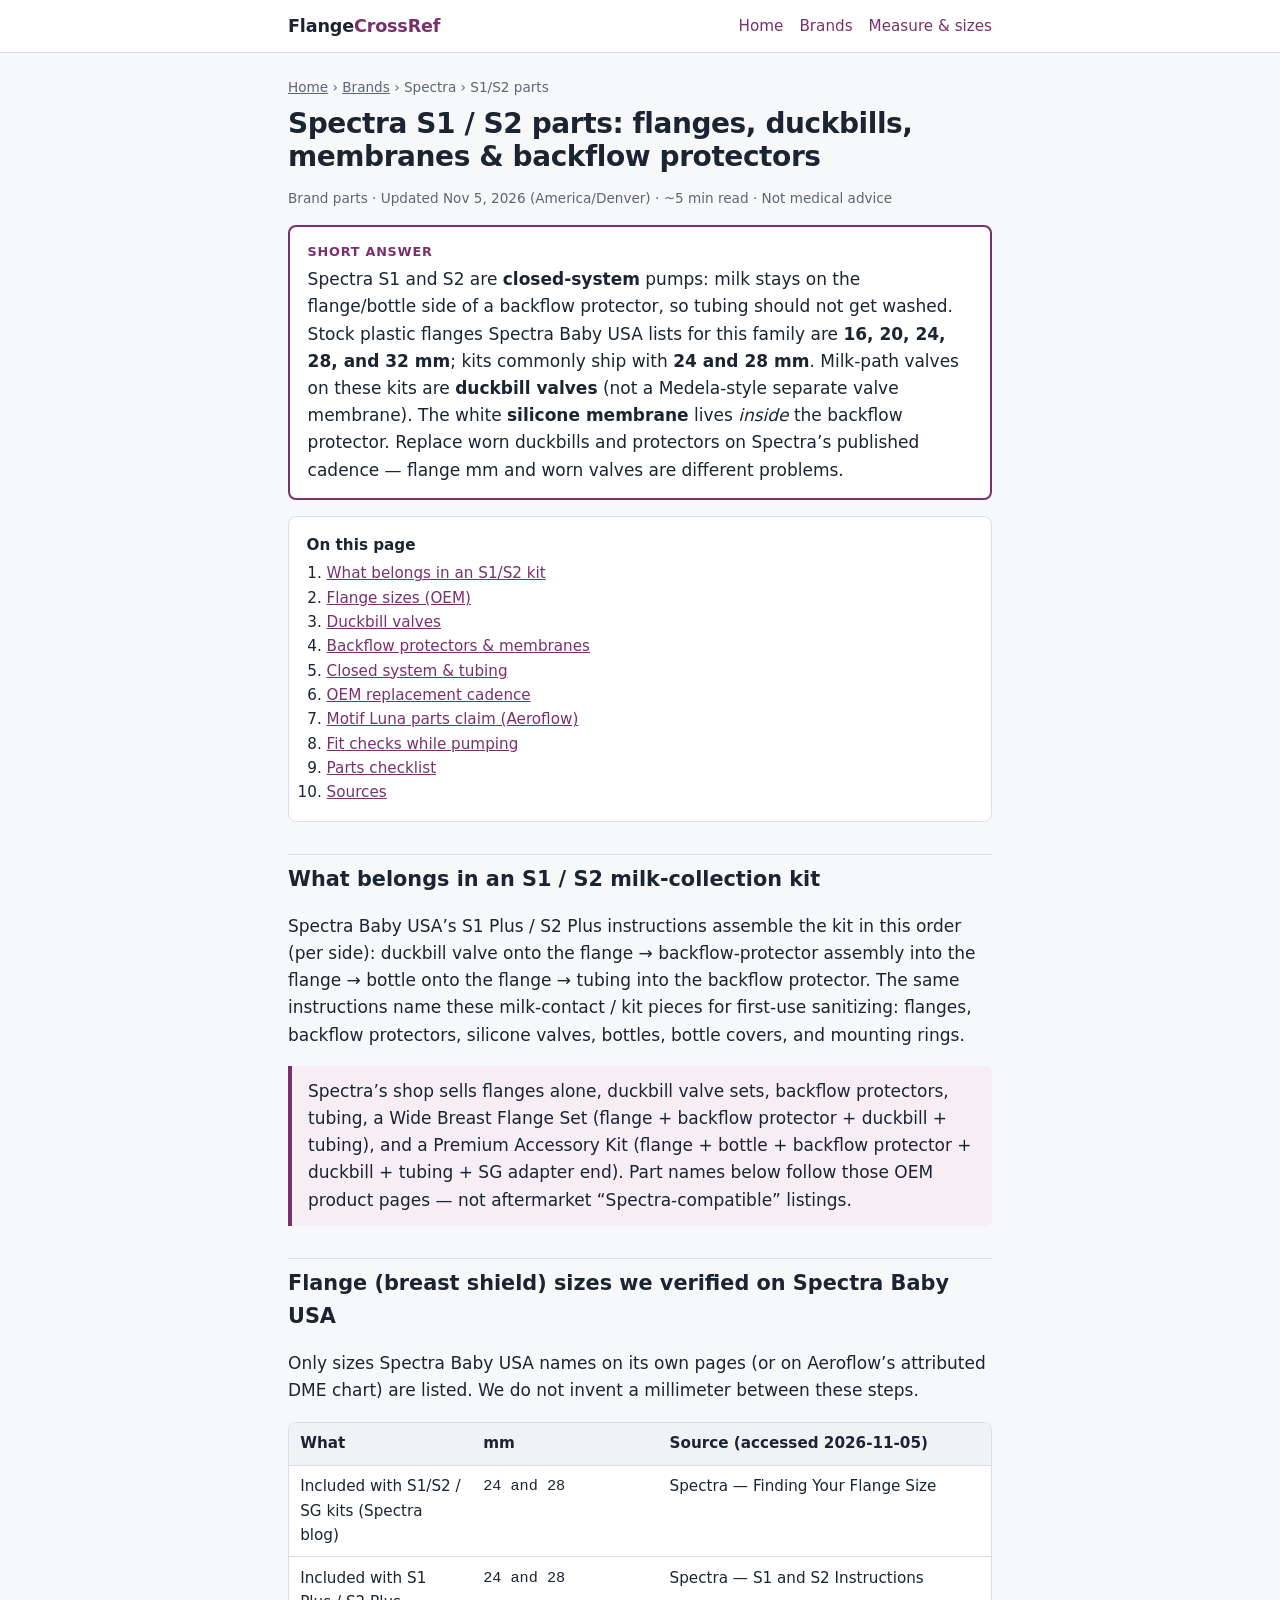
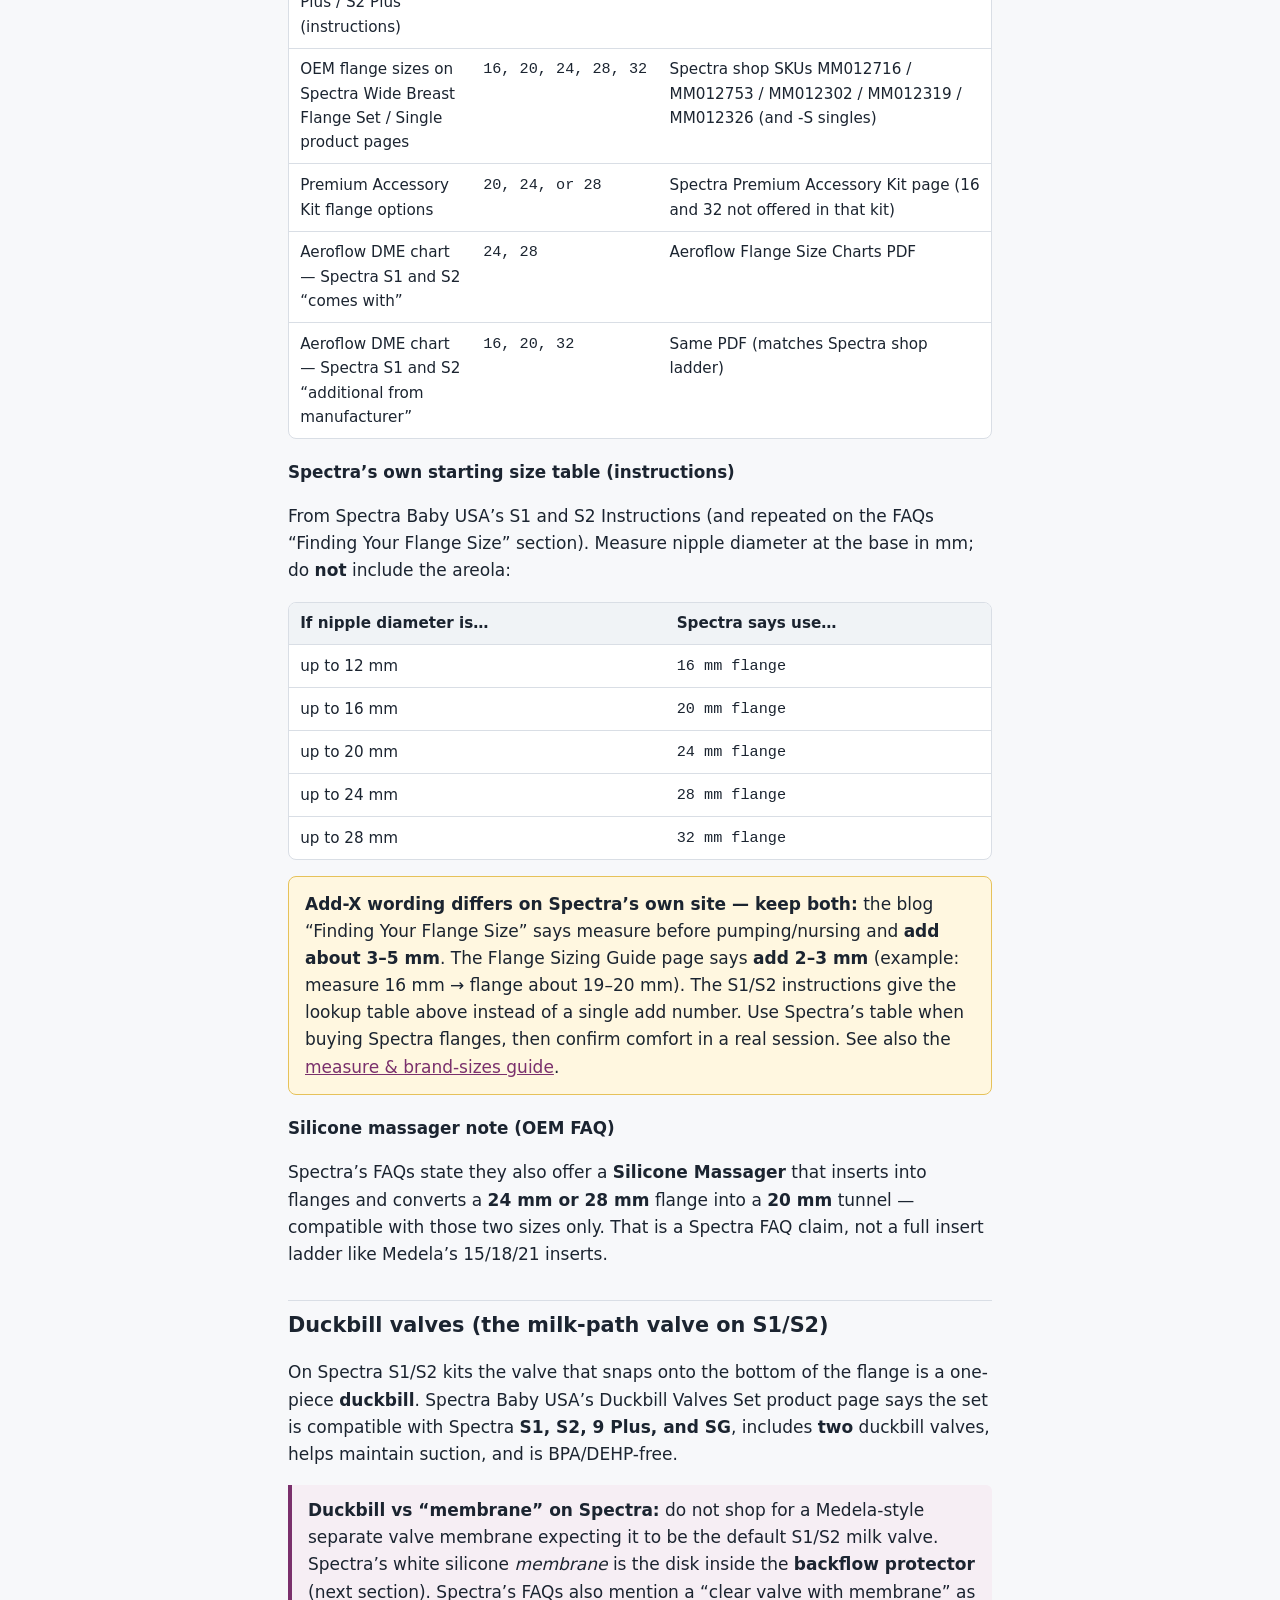
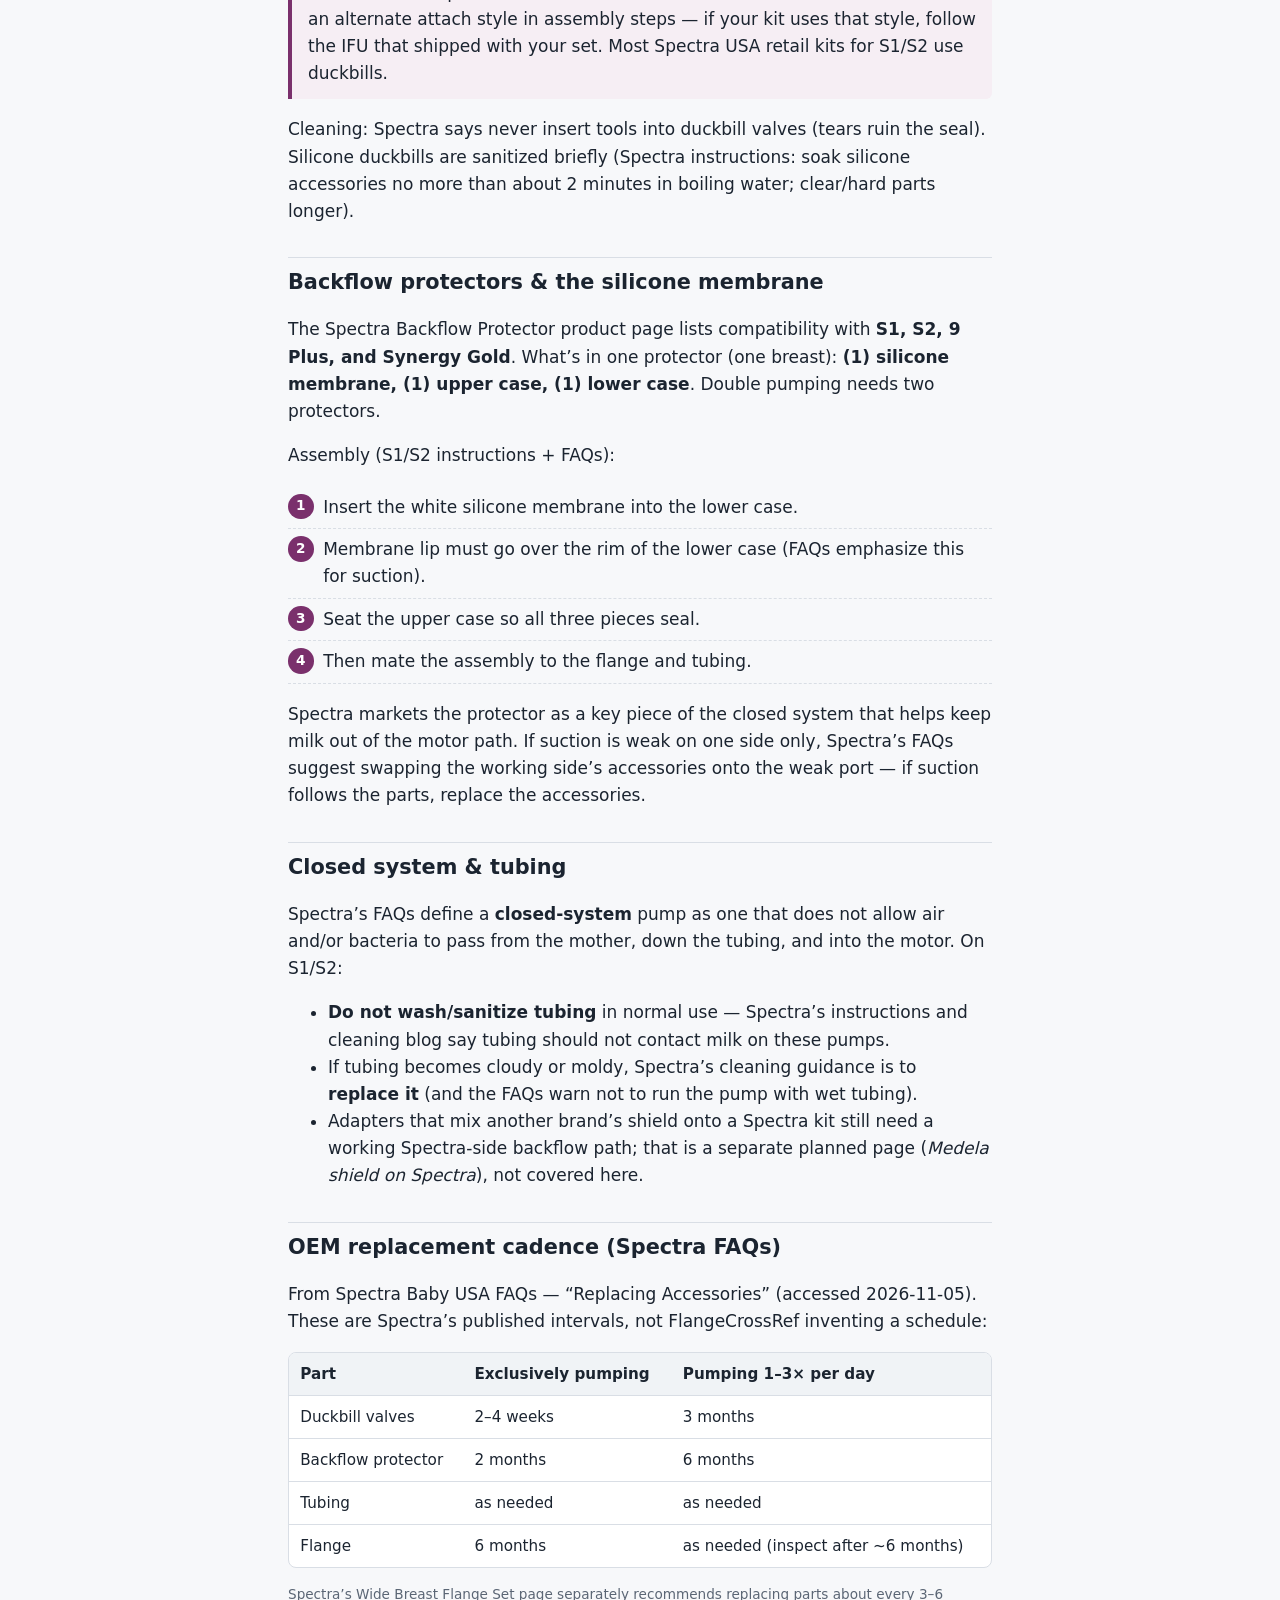
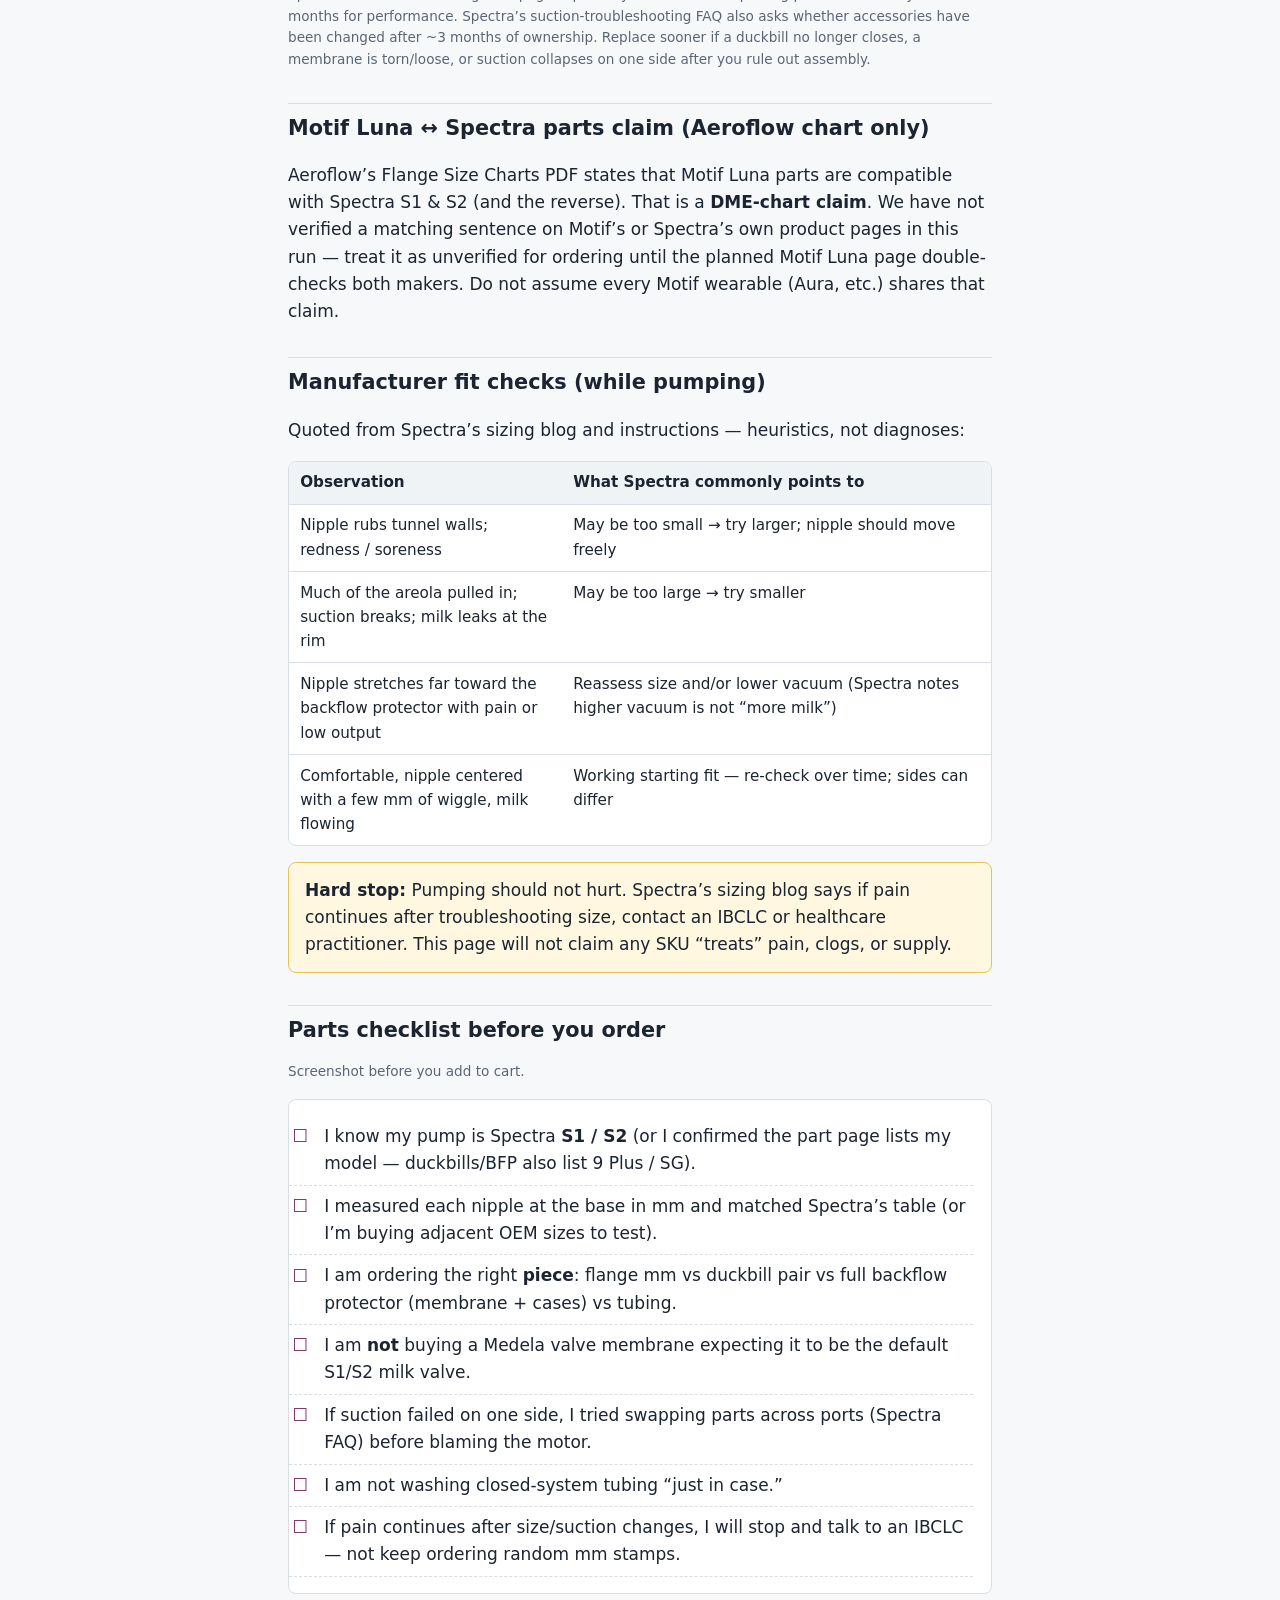
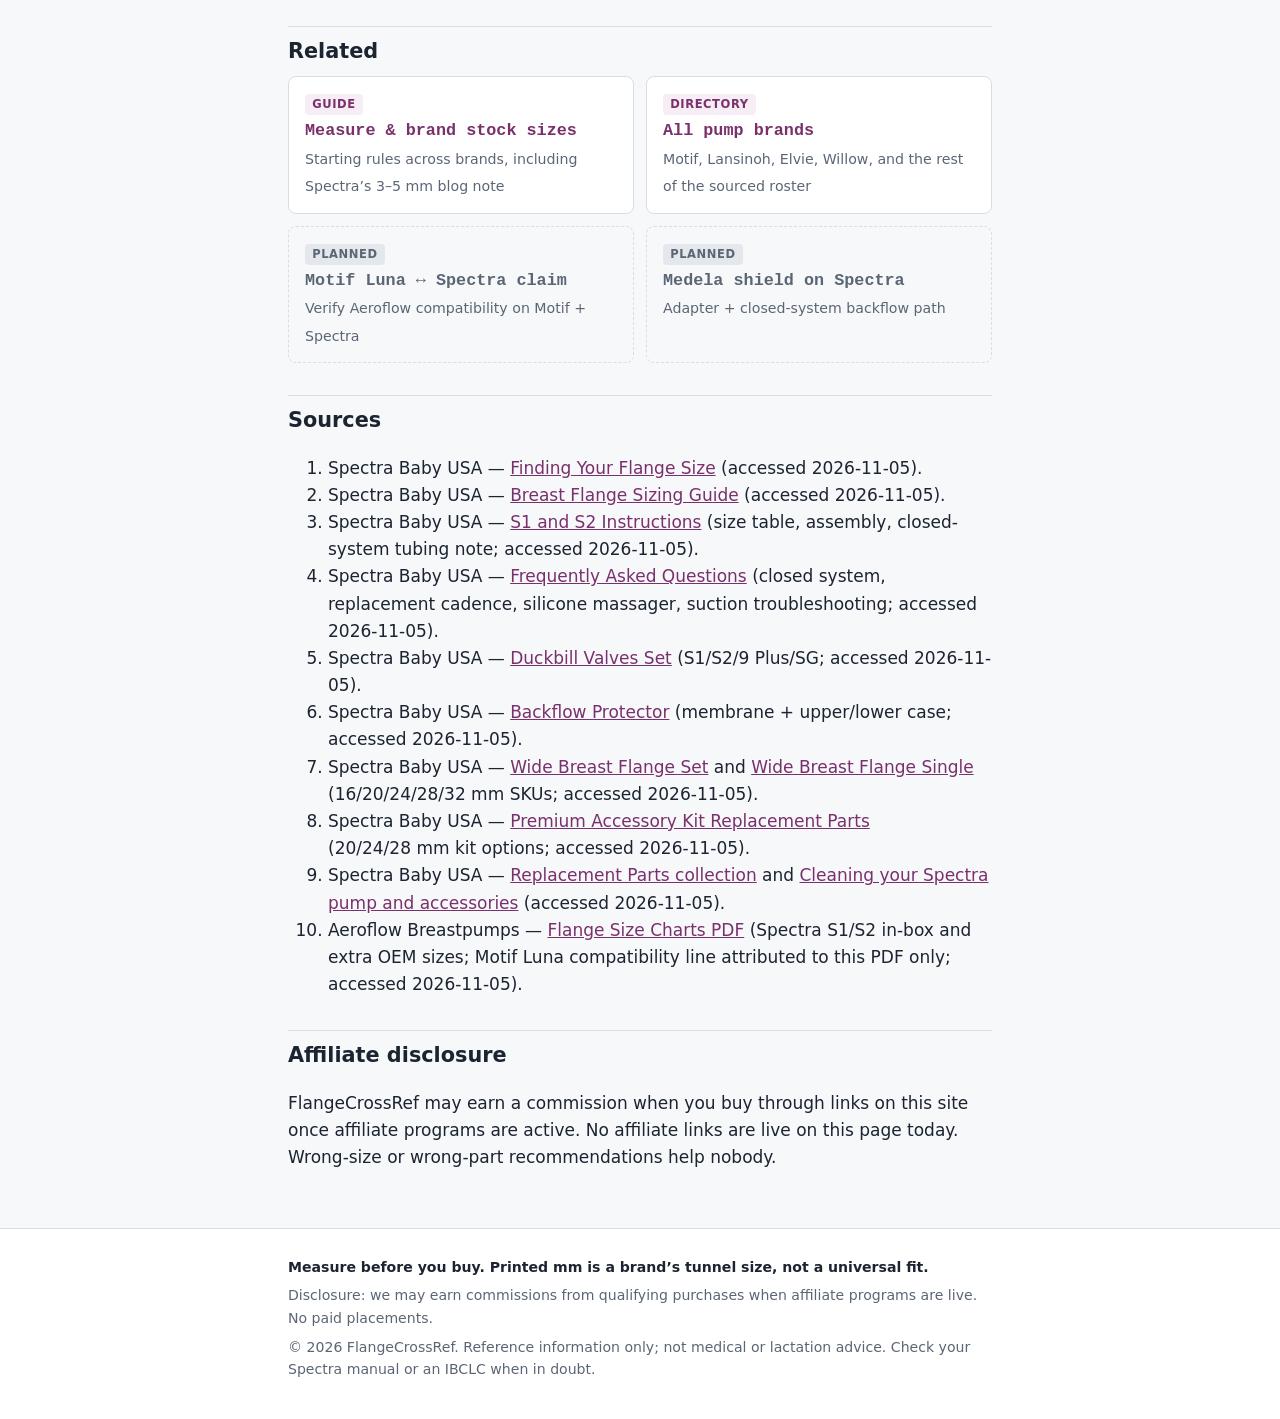
<file: brands/spectra/s1-s2-parts/index.html>
<!doctype html>
<html lang="en">
<head>
<meta charset="utf-8">
<meta name="viewport" content="width=device-width,initial-scale=1">
<title>Spectra S1 / S2 parts — flanges, duckbills, membranes &amp; backflow protectors — FlangeCrossRef</title>
<meta name="description" content="Sourced Spectra Baby USA S1/S2 flange sizes (16–32 mm), duckbill valves, backflow-protector membranes, closed-system notes, and OEM replacement cadence — with manufacturer links.">
<link rel="stylesheet" href="../../../assets/style.css">
</head>
<body>
<header class="site"><div class="wrap">
  <a class="brand" href="../../../index.html">Flange<span>CrossRef</span></a>
  <nav class="top"><a href="../../../index.html">Home</a><a href="../../index.html">Brands</a><a href="../../../guides/measure-and-brand-sizes/index.html">Measure &amp; sizes</a></nav>
</div></header>

<main><div class="wrap">
  <p class="crumbs"><a href="../../../index.html">Home</a> › <a href="../../index.html">Brands</a> › Spectra › S1/S2 parts</p>
  <h1>Spectra S1 / S2 parts: flanges, duckbills, membranes &amp; backflow protectors</h1>
  <p class="meta">Brand parts · Updated Nov 5, 2026 (America/Denver) · ~5 min read · Not medical advice</p>

  <div class="tldr"><strong>Short answer</strong>Spectra S1 and S2 are <strong>closed-system</strong> pumps: milk stays on the flange/bottle side of a backflow protector, so tubing should not get washed. Stock plastic flanges Spectra Baby USA lists for this family are <strong>16, 20, 24, 28, and 32&nbsp;mm</strong>; kits commonly ship with <strong>24 and 28&nbsp;mm</strong>. Milk-path valves on these kits are <strong>duckbill valves</strong> (not a Medela-style separate valve membrane). The white <strong>silicone membrane</strong> lives <em>inside</em> the backflow protector. Replace worn duckbills and protectors on Spectra’s published cadence — flange mm and worn valves are different problems.</div>

  <nav class="toc card" aria-label="On this page"><strong>On this page</strong>
    <ol>
      <li><a href="#kit">What belongs in an S1/S2 kit</a></li>
      <li><a href="#flanges">Flange sizes (OEM)</a></li>
      <li><a href="#duckbill">Duckbill valves</a></li>
      <li><a href="#bfp">Backflow protectors &amp; membranes</a></li>
      <li><a href="#closed">Closed system &amp; tubing</a></li>
      <li><a href="#schedule">OEM replacement cadence</a></li>
      <li><a href="#motif">Motif Luna parts claim (Aeroflow)</a></li>
      <li><a href="#fit">Fit checks while pumping</a></li>
      <li><a href="#checklist">Parts checklist</a></li>
      <li><a href="#sources">Sources</a></li>
    </ol>
  </nav>

  <h2 id="kit">What belongs in an S1 / S2 milk-collection kit</h2>
  <p>Spectra Baby USA’s S1 Plus / S2 Plus instructions assemble the kit in this order (per side): duckbill valve onto the flange → backflow-protector assembly into the flange → bottle onto the flange → tubing into the backflow protector. The same instructions name these milk-contact / kit pieces for first-use sanitizing: flanges, backflow protectors, silicone valves, bottles, bottle covers, and mounting rings.</p>
  <div class="note">Spectra’s shop sells flanges alone, duckbill valve sets, backflow protectors, tubing, a Wide Breast Flange Set (flange + backflow protector + duckbill + tubing), and a Premium Accessory Kit (flange + bottle + backflow protector + duckbill + tubing + SG adapter end). Part names below follow those OEM product pages — not aftermarket “Spectra-compatible” listings.</div>

  <h2 id="flanges">Flange (breast shield) sizes we verified on Spectra Baby USA</h2>
  <p>Only sizes Spectra Baby USA names on its own pages (or on Aeroflow’s attributed DME chart) are listed. We do not invent a millimeter between these steps.</p>
  <div class="table-scroll"><table>
    <thead><tr><th>What</th><th>mm</th><th>Source (accessed 2026-11-05)</th></tr></thead>
    <tbody>
      <tr><td>Included with S1/S2 / SG kits (Spectra blog)</td><td class="num">24 and 28</td><td>Spectra — Finding Your Flange Size</td></tr>
      <tr><td>Included with S1 Plus / S2 Plus (instructions)</td><td class="num">24 and 28</td><td>Spectra — S1 and S2 Instructions</td></tr>
      <tr><td>OEM flange sizes on Spectra Wide Breast Flange Set / Single product pages</td><td class="num">16, 20, 24, 28, 32</td><td>Spectra shop SKUs MM012716 / MM012753 / MM012302 / MM012319 / MM012326 (and -S singles)</td></tr>
      <tr><td>Premium Accessory Kit flange options</td><td class="num">20, 24, or 28</td><td>Spectra Premium Accessory Kit page (16 and 32 not offered in that kit)</td></tr>
      <tr><td>Aeroflow DME chart — Spectra S1 and S2 “comes with”</td><td class="num">24, 28</td><td>Aeroflow Flange Size Charts PDF</td></tr>
      <tr><td>Aeroflow DME chart — Spectra S1 and S2 “additional from manufacturer”</td><td class="num">16, 20, 32</td><td>Same PDF (matches Spectra shop ladder)</td></tr>
    </tbody>
  </table></div>

  <h3>Spectra’s own starting size table (instructions)</h3>
  <p>From Spectra Baby USA’s S1 and S2 Instructions (and repeated on the FAQs “Finding Your Flange Size” section). Measure nipple diameter at the base in mm; do <strong>not</strong> include the areola:</p>
  <div class="table-scroll"><table>
    <thead><tr><th>If nipple diameter is…</th><th>Spectra says use…</th></tr></thead>
    <tbody>
      <tr><td>up to 12&nbsp;mm</td><td class="num">16&nbsp;mm flange</td></tr>
      <tr><td>up to 16&nbsp;mm</td><td class="num">20&nbsp;mm flange</td></tr>
      <tr><td>up to 20&nbsp;mm</td><td class="num">24&nbsp;mm flange</td></tr>
      <tr><td>up to 24&nbsp;mm</td><td class="num">28&nbsp;mm flange</td></tr>
      <tr><td>up to 28&nbsp;mm</td><td class="num">32&nbsp;mm flange</td></tr>
    </tbody>
  </table></div>
  <div class="callout"><strong>Add-X wording differs on Spectra’s own site — keep both:</strong> the blog “Finding Your Flange Size” says measure before pumping/nursing and <strong>add about 3–5&nbsp;mm</strong>. The Flange Sizing Guide page says <strong>add 2–3&nbsp;mm</strong> (example: measure 16&nbsp;mm → flange about 19–20&nbsp;mm). The S1/S2 instructions give the lookup table above instead of a single add number. Use Spectra’s table when buying Spectra flanges, then confirm comfort in a real session. See also the <a href="../../../guides/measure-and-brand-sizes/index.html">measure &amp; brand-sizes guide</a>.</div>

  <h3>Silicone massager note (OEM FAQ)</h3>
  <p>Spectra’s FAQs state they also offer a <strong>Silicone Massager</strong> that inserts into flanges and converts a <strong>24&nbsp;mm or 28&nbsp;mm</strong> flange into a <strong>20&nbsp;mm</strong> tunnel — compatible with those two sizes only. That is a Spectra FAQ claim, not a full insert ladder like Medela’s 15/18/21 inserts.</p>

  <h2 id="duckbill">Duckbill valves (the milk-path valve on S1/S2)</h2>
  <p>On Spectra S1/S2 kits the valve that snaps onto the bottom of the flange is a one-piece <strong>duckbill</strong>. Spectra Baby USA’s Duckbill Valves Set product page says the set is compatible with Spectra <strong>S1, S2, 9 Plus, and SG</strong>, includes <strong>two</strong> duckbill valves, helps maintain suction, and is BPA/DEHP-free.</p>
  <div class="note"><strong>Duckbill vs “membrane” on Spectra:</strong> do not shop for a Medela-style separate valve membrane expecting it to be the default S1/S2 milk valve. Spectra’s white silicone <em>membrane</em> is the disk inside the <strong>backflow protector</strong> (next section). Spectra’s FAQs also mention a “clear valve with membrane” as an alternate attach style in assembly steps — if your kit uses that style, follow the IFU that shipped with your set. Most Spectra USA retail kits for S1/S2 use duckbills.</div>
  <p>Cleaning: Spectra says never insert tools into duckbill valves (tears ruin the seal). Silicone duckbills are sanitized briefly (Spectra instructions: soak silicone accessories no more than about 2 minutes in boiling water; clear/hard parts longer).</p>

  <h2 id="bfp">Backflow protectors &amp; the silicone membrane</h2>
  <p>The Spectra Backflow Protector product page lists compatibility with <strong>S1, S2, 9 Plus, and Synergy Gold</strong>. What’s in one protector (one breast): <strong>(1) silicone membrane, (1) upper case, (1) lower case</strong>. Double pumping needs two protectors.</p>
  <p>Assembly (S1/S2 instructions + FAQs):</p>
  <ol class="check">
    <li>Insert the white silicone membrane into the lower case.</li>
    <li>Membrane lip must go over the rim of the lower case (FAQs emphasize this for suction).</li>
    <li>Seat the upper case so all three pieces seal.</li>
    <li>Then mate the assembly to the flange and tubing.</li>
  </ol>
  <p>Spectra markets the protector as a key piece of the closed system that helps keep milk out of the motor path. If suction is weak on one side only, Spectra’s FAQs suggest swapping the working side’s accessories onto the weak port — if suction follows the parts, replace the accessories.</p>

  <h2 id="closed">Closed system &amp; tubing</h2>
  <p>Spectra’s FAQs define a <strong>closed-system</strong> pump as one that does not allow air and/or bacteria to pass from the mother, down the tubing, and into the motor. On S1/S2:</p>
  <ul>
    <li><strong>Do not wash/sanitize tubing</strong> in normal use — Spectra’s instructions and cleaning blog say tubing should not contact milk on these pumps.</li>
    <li>If tubing becomes cloudy or moldy, Spectra’s cleaning guidance is to <strong>replace it</strong> (and the FAQs warn not to run the pump with wet tubing).</li>
    <li>Adapters that mix another brand’s shield onto a Spectra kit still need a working Spectra-side backflow path; that is a separate planned page (<em>Medela shield on Spectra</em>), not covered here.</li>
  </ul>

  <h2 id="schedule">OEM replacement cadence (Spectra FAQs)</h2>
  <p>From Spectra Baby USA FAQs — “Replacing Accessories” (accessed 2026-11-05). These are Spectra’s published intervals, not FlangeCrossRef inventing a schedule:</p>
  <div class="table-scroll"><table>
    <thead><tr><th>Part</th><th>Exclusively pumping</th><th>Pumping 1–3× per day</th></tr></thead>
    <tbody>
      <tr><td>Duckbill valves</td><td>2–4 weeks</td><td>3 months</td></tr>
      <tr><td>Backflow protector</td><td>2 months</td><td>6 months</td></tr>
      <tr><td>Tubing</td><td>as needed</td><td>as needed</td></tr>
      <tr><td>Flange</td><td>6 months</td><td>as needed (inspect after ~6 months)</td></tr>
    </tbody>
  </table></div>
  <p class="meta">Spectra’s Wide Breast Flange Set page separately recommends replacing parts about every 3–6 months for performance. Spectra’s suction-troubleshooting FAQ also asks whether accessories have been changed after ~3 months of ownership. Replace sooner if a duckbill no longer closes, a membrane is torn/loose, or suction collapses on one side after you rule out assembly.</p>

  <h2 id="motif">Motif Luna ↔ Spectra parts claim (Aeroflow chart only)</h2>
  <p>Aeroflow’s Flange Size Charts PDF states that Motif Luna parts are compatible with Spectra S1 &amp; S2 (and the reverse). That is a <strong>DME-chart claim</strong>. We have not verified a matching sentence on Motif’s or Spectra’s own product pages in this run — treat it as unverified for ordering until the planned Motif Luna page double-checks both makers. Do not assume every Motif wearable (Aura, etc.) shares that claim.</p>

  <h2 id="fit">Manufacturer fit checks (while pumping)</h2>
  <p>Quoted from Spectra’s sizing blog and instructions — heuristics, not diagnoses:</p>
  <div class="table-scroll"><table>
    <thead><tr><th>Observation</th><th>What Spectra commonly points to</th></tr></thead>
    <tbody>
      <tr><td>Nipple rubs tunnel walls; redness / soreness</td><td>May be too small → try larger; nipple should move freely</td></tr>
      <tr><td>Much of the areola pulled in; suction breaks; milk leaks at the rim</td><td>May be too large → try smaller</td></tr>
      <tr><td>Nipple stretches far toward the backflow protector with pain or low output</td><td>Reassess size and/or lower vacuum (Spectra notes higher vacuum is not “more milk”)</td></tr>
      <tr><td>Comfortable, nipple centered with a few mm of wiggle, milk flowing</td><td>Working starting fit — re-check over time; sides can differ</td></tr>
    </tbody>
  </table></div>
  <div class="callout"><strong>Hard stop:</strong> Pumping should not hurt. Spectra’s sizing blog says if pain continues after troubleshooting size, contact an IBCLC or healthcare practitioner. This page will not claim any SKU “treats” pain, clogs, or supply.</div>

  <h2 id="checklist">Parts checklist before you order</h2>
  <p class="meta">Screenshot before you add to cart.</p>
  <ul class="check card">
    <li>I know my pump is Spectra <strong>S1 / S2</strong> (or I confirmed the part page lists my model — duckbills/BFP also list 9 Plus / SG).</li>
    <li>I measured each nipple at the base in mm and matched Spectra’s table (or I’m buying adjacent OEM sizes to test).</li>
    <li>I am ordering the right <strong>piece</strong>: flange mm vs duckbill pair vs full backflow protector (membrane + cases) vs tubing.</li>
    <li>I am <strong>not</strong> buying a Medela valve membrane expecting it to be the default S1/S2 milk valve.</li>
    <li>If suction failed on one side, I tried swapping parts across ports (Spectra FAQ) before blaming the motor.</li>
    <li>I am not washing closed-system tubing “just in case.”</li>
    <li>If pain continues after size/suction changes, I will stop and talk to an IBCLC — not keep ordering random mm stamps.</li>
  </ul>

  <h2>Related</h2>
  <div class="grid two">
    <a class="tile" href="../../../guides/measure-and-brand-sizes/index.html"><span class="badge live">Guide</span><b>Measure &amp; brand stock sizes</b><small>Starting rules across brands, including Spectra’s 3–5&nbsp;mm blog note</small></a>
    <a class="tile" href="../../index.html"><span class="badge live">Directory</span><b>All pump brands</b><small>Motif, Lansinoh, Elvie, Willow, and the rest of the sourced roster</small></a>
    <div class="tile planned"><span class="badge">Planned</span><b>Motif Luna ↔ Spectra claim</b><small>Verify Aeroflow compatibility on Motif + Spectra</small></div>
    <div class="tile planned"><span class="badge">Planned</span><b>Medela shield on Spectra</b><small>Adapter + closed-system backflow path</small></div>
  </div>

  <h2 id="sources">Sources</h2>
  <ol>
    <li>Spectra Baby USA — <a href="https://www.spectrababyusa.com/blogs/blog/finding-your-flange-size" rel="noopener">Finding Your Flange Size</a> (accessed 2026-11-05).</li>
    <li>Spectra Baby USA — <a href="https://www.spectrababyusa.com/pages/flange-sizing-guide" rel="noopener">Breast Flange Sizing Guide</a> (accessed 2026-11-05).</li>
    <li>Spectra Baby USA — <a href="https://www.spectrababyusa.com/pages/s1-and-s2-instructions" rel="noopener">S1 and S2 Instructions</a> (size table, assembly, closed-system tubing note; accessed 2026-11-05).</li>
    <li>Spectra Baby USA — <a href="https://www.spectrababyusa.com/pages/faqs" rel="noopener">Frequently Asked Questions</a> (closed system, replacement cadence, silicone massager, suction troubleshooting; accessed 2026-11-05).</li>
    <li>Spectra Baby USA — <a href="https://www.spectrababyusa.com/products/spectra-duckbill-valves-set" rel="noopener">Duckbill Valves Set</a> (S1/S2/9 Plus/SG; accessed 2026-11-05).</li>
    <li>Spectra Baby USA — <a href="https://www.spectrababyusa.com/products/spectra%c2%ae-backflow-protector" rel="noopener">Backflow Protector</a> (membrane + upper/lower case; accessed 2026-11-05).</li>
    <li>Spectra Baby USA — <a href="https://www.spectrababyusa.com/products/spectra%c2%ae-wide-breast-flange-set" rel="noopener">Wide Breast Flange Set</a> and <a href="https://www.spectrababyusa.com/products/spectra%c2%ae-wide-breast-flange-single" rel="noopener">Wide Breast Flange Single</a> (16/20/24/28/32&nbsp;mm SKUs; accessed 2026-11-05).</li>
    <li>Spectra Baby USA — <a href="https://www.spectrababyusa.com/products/spectra%c2%ae-sg-premium-accessory-kit-replacement-parts" rel="noopener">Premium Accessory Kit Replacement Parts</a> (20/24/28&nbsp;mm kit options; accessed 2026-11-05).</li>
    <li>Spectra Baby USA — <a href="https://www.spectrababyusa.com/collections/replacement-parts" rel="noopener">Replacement Parts collection</a> and <a href="https://www.spectrababyusa.com/blogs/blog/cleaning-your-spectra-baby-usa-pump-and-accessories" rel="noopener">Cleaning your Spectra pump and accessories</a> (accessed 2026-11-05).</li>
    <li>Aeroflow Breastpumps — <a href="https://aeroflowbreastpumps.com/media/aeroflow/resource/Flange_Size_Charts.pdf" rel="noopener">Flange Size Charts PDF</a> (Spectra S1/S2 in-box and extra OEM sizes; Motif Luna compatibility line attributed to this PDF only; accessed 2026-11-05).</li>
  </ol>

  <h2 id="disclosure">Affiliate disclosure</h2>
  <p>FlangeCrossRef may earn a commission when you buy through links on this site once affiliate programs are active. No affiliate links are live on this page today. Wrong-size or wrong-part recommendations help nobody.</p>
</div></main>

<footer class="site"><div class="wrap">
  <p class="measure">Measure before you buy. Printed mm is a brand’s tunnel size, not a universal fit.</p>
  <p>Disclosure: we may earn commissions from qualifying purchases when affiliate programs are live. No paid placements.</p>
  <p>© 2026 FlangeCrossRef. Reference information only; not medical or lactation advice. Check your Spectra manual or an IBCLC when in doubt.</p>
</div></footer>
</body>
</html>
</file>
<file: assets/style.css>
/* FlangeCrossRef — reference-tool stylesheet. No external fonts, no images. */
:root{
  --ink:#1b2430; --muted:#5b6675; --line:#d9dee5; --bg:#f7f8fa; --card:#fff;
  --accent:#7a306c; --accent-ink:#fff; --warn-bg:#fff7e0; --warn-line:#e6c25a;
  --note-bg:#f6eef4; --code:#eef1f5; --max:46rem;
  --mono:ui-monospace,SFMono-Regular,Menlo,Consolas,monospace;
}
*{box-sizing:border-box}
html{-webkit-text-size-adjust:100%}
body{margin:0;font:17px/1.6 system-ui,-apple-system,"Segoe UI",Roboto,Arial,sans-serif;color:var(--ink);background:var(--bg)}
a{color:var(--accent)} a:hover{text-decoration-thickness:2px}
.wrap{max-width:var(--max);margin:0 auto;padding:0 1rem}
header.site{background:var(--card);border-bottom:1px solid var(--line)}
header.site .wrap{display:flex;flex-wrap:wrap;align-items:center;justify-content:space-between;gap:.5rem;padding:.75rem 1rem}
.brand{font-weight:800;letter-spacing:-.01em;text-decoration:none;color:var(--ink);font-size:1.1rem}
.brand span{color:var(--accent)}
nav.top a{margin-left:1rem;font-size:.95rem;text-decoration:none}
nav.top a:first-child{margin-left:0}
main{padding:1.5rem 0 2.5rem}
h1{font-size:1.75rem;line-height:1.2;margin:.25rem 0 .5rem;letter-spacing:-.015em}
h2{font-size:1.3rem;margin:2rem 0 .5rem;padding-top:.5rem;border-top:1px solid var(--line)}
h3{font-size:1.05rem;margin:1.25rem 0 .35rem}
.lede{font-size:1.08rem;color:var(--muted);margin-top:0}
.crumbs{font-size:.85rem;color:var(--muted);margin:0 0 .5rem}
.crumbs a{color:var(--muted)}
.meta{font-size:.85rem;color:var(--muted)}
.card{background:var(--card);border:1px solid var(--line);border-radius:8px;padding:1rem 1.1rem;margin:1rem 0}
.callout{background:var(--warn-bg);border:1px solid var(--warn-line);border-radius:8px;padding:.85rem 1rem;margin:1rem 0}
.note{background:var(--note-bg);border-left:4px solid var(--accent);padding:.75rem 1rem;margin:1rem 0;border-radius:0 6px 6px 0}
.tldr{background:var(--card);border:2px solid var(--accent);border-radius:8px;padding:.9rem 1.1rem;margin:1rem 0}
.tldr strong:first-child{display:block;margin-bottom:.25rem;text-transform:uppercase;font-size:.8rem;letter-spacing:.06em;color:var(--accent)}
code,.mono{font-family:var(--mono);font-size:.92em;background:var(--code);padding:.05em .35em;border-radius:4px}
.table-scroll{overflow-x:auto;margin:1rem 0;border:1px solid var(--line);border-radius:8px;background:var(--card)}
table{border-collapse:collapse;width:100%;font-size:.95rem}
th,td{text-align:left;padding:.55rem .7rem;border-bottom:1px solid var(--line);vertical-align:top}
th{background:#f0f3f6;font-weight:700;white-space:nowrap}
tr:last-child td{border-bottom:0}
td.num{font-family:var(--mono);white-space:nowrap}
caption{caption-side:bottom;text-align:left;font-size:.8rem;color:var(--muted);padding:.5rem .7rem}
ol.check,ul.check{padding-left:0;list-style:none;counter-reset:c}
ol.check li,ul.check li{position:relative;padding:.45rem 0 .45rem 2.2rem;border-bottom:1px dashed var(--line)}
ol.check li::before{counter-increment:c;content:counter(c);position:absolute;left:0;top:.45rem;width:1.6rem;height:1.6rem;border-radius:50%;background:var(--accent);color:var(--accent-ink);font-weight:700;font-size:.85rem;display:grid;place-items:center}
ul.check li::before{content:"☐";position:absolute;left:.2rem;top:.4rem;font-size:1.1rem;color:var(--accent)}
.grid{display:grid;gap:.75rem;grid-template-columns:1fr}
@media(min-width:640px){.grid.two{grid-template-columns:1fr 1fr}.grid.three{grid-template-columns:repeat(3,1fr)}}
.tile{display:block;background:var(--card);border:1px solid var(--line);border-radius:8px;padding:.85rem 1rem;text-decoration:none;color:var(--ink)}
a.tile:hover{border-color:var(--accent)}
.tile b{display:block;font-family:var(--mono);font-size:1.05rem;color:var(--accent)}
.tile small{color:var(--muted)}
.tile.planned{background:transparent;border-style:dashed;color:var(--muted)}
.tile.planned b{color:var(--muted)}
.badge{display:inline-block;font-size:.72rem;font-weight:700;text-transform:uppercase;letter-spacing:.05em;padding:.1rem .45rem;border-radius:4px;background:#e4e8ed;color:var(--muted);vertical-align:middle}
.badge.live{background:var(--note-bg);color:var(--accent)}
form.finder{display:grid;gap:.6rem;grid-template-columns:repeat(3,1fr);align-items:end}
form.finder label{font-size:.8rem;font-weight:600;color:var(--muted);display:block}
form.finder input{width:100%;font:inherit;font-family:var(--mono);padding:.55rem .6rem;border:1px solid var(--line);border-radius:6px;background:#fff}
form.finder input:focus{outline:2px solid var(--accent);outline-offset:1px}
form.finder button{grid-column:1/-1;font:inherit;font-weight:700;padding:.65rem;border:0;border-radius:6px;background:var(--accent);color:var(--accent-ink);cursor:pointer}
.finder-mode{display:flex;gap:1rem;font-size:.9rem;margin:.25rem 0 .75rem;flex-wrap:wrap}
#finder-out{margin-top:.75rem}
#finder-out:empty{display:none}
.toc{font-size:.95rem}
.toc ol{margin:.25rem 0 0;padding-left:1.25rem}
footer.site{border-top:1px solid var(--line);background:var(--card);font-size:.88rem;color:var(--muted)}
footer.site .wrap{padding:1.25rem 1rem 2rem}
footer.site p{margin:.4rem 0}
footer.site .measure{font-weight:700;color:var(--ink)}
@media print{header.site nav,footer.site,form.finder{display:none}body{background:#fff}}
</file>
